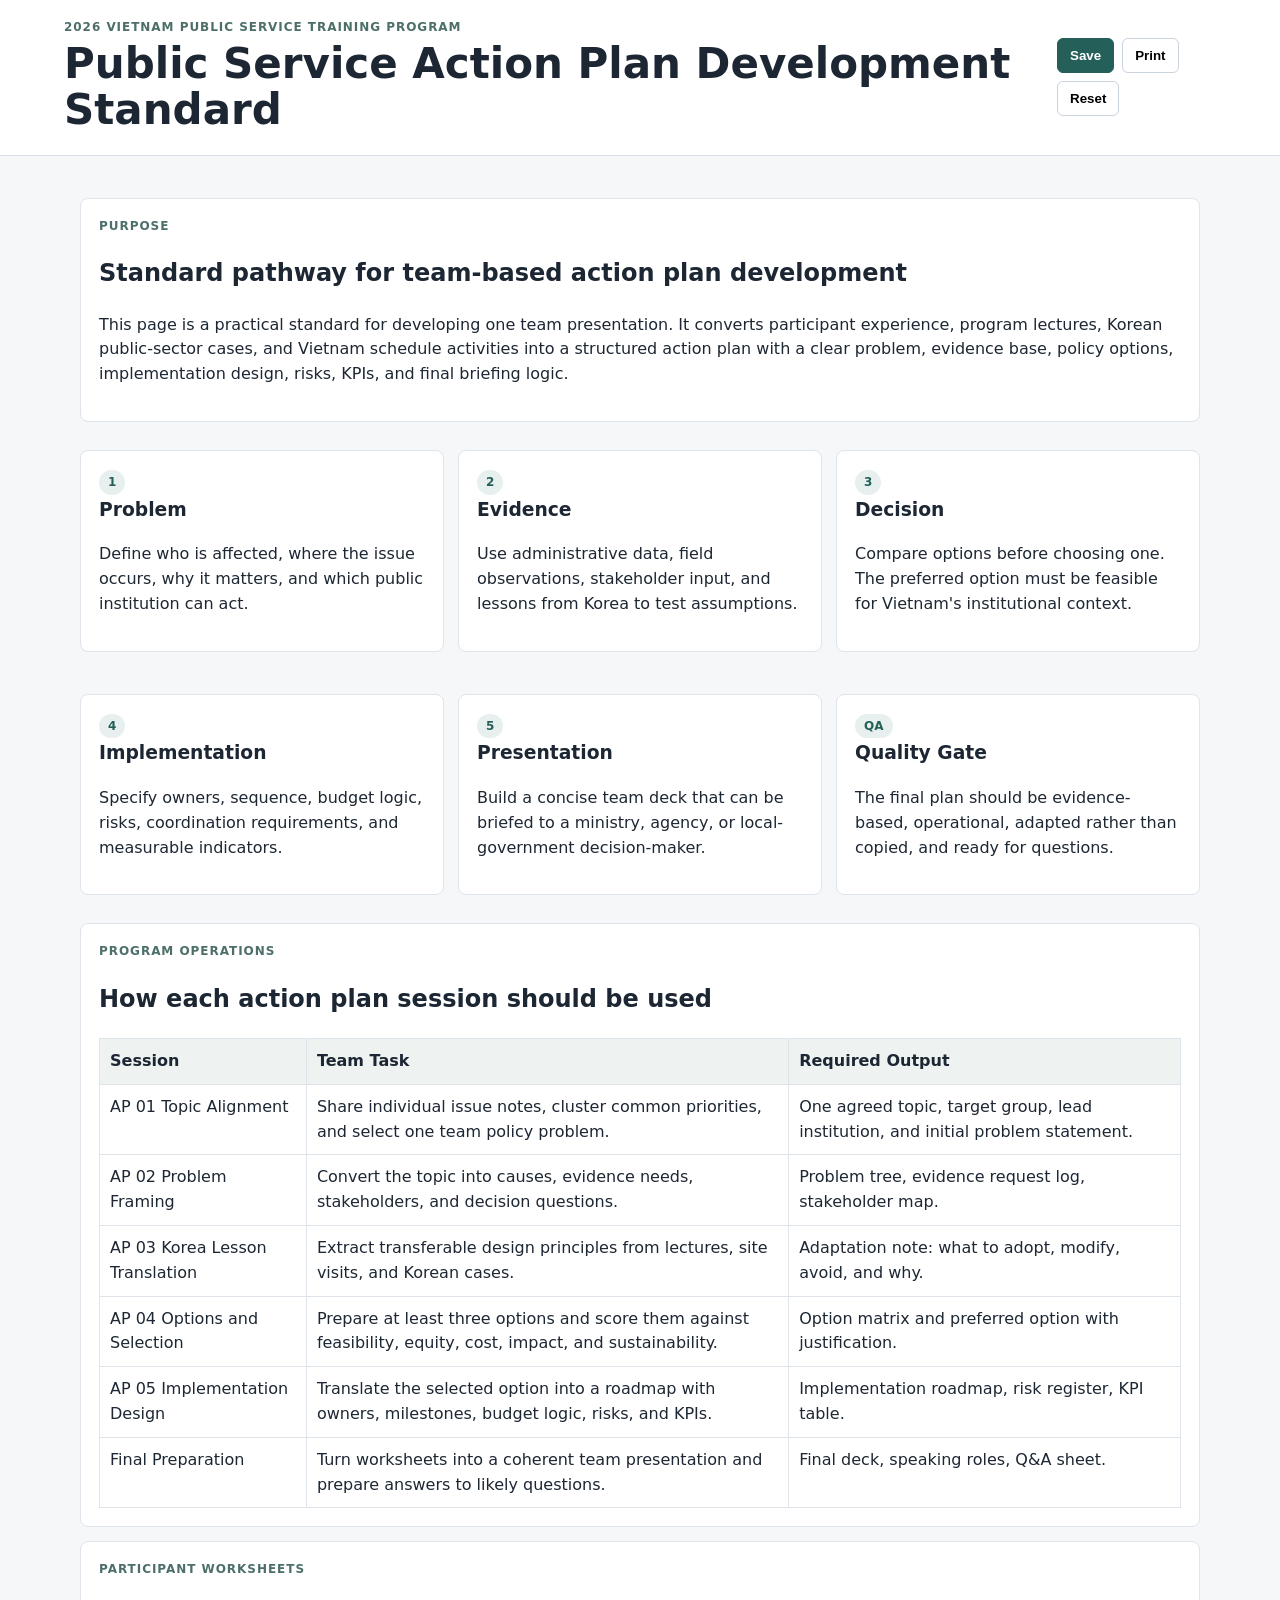
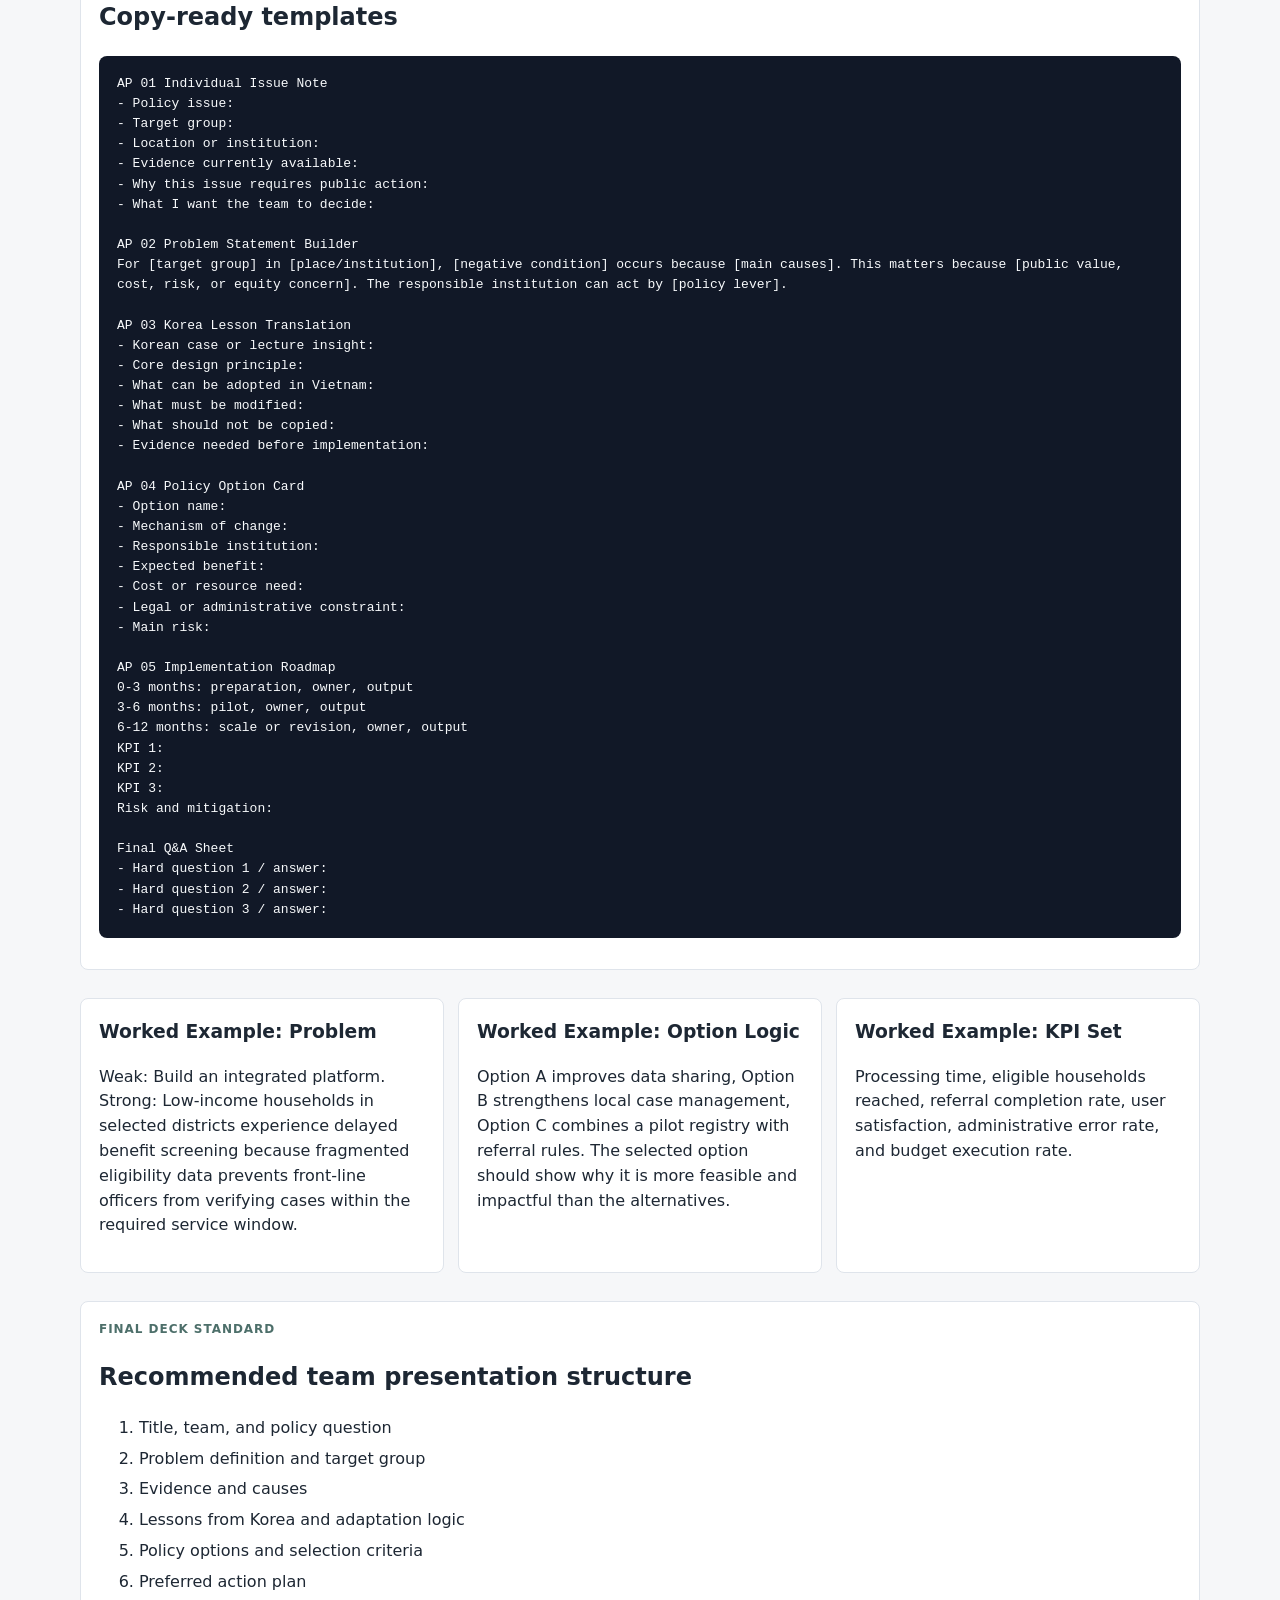
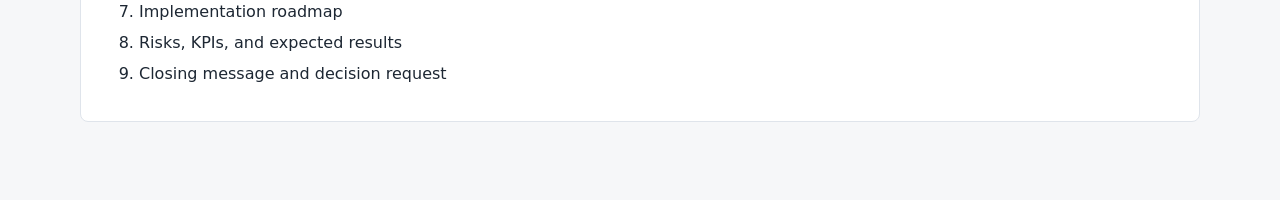
<file: index.html>
<!doctype html><html lang='en'><head><meta charset='utf-8'><meta name='viewport' content='width=device-width,initial-scale=1'><title>2026 Vietnam Public Service Training Program | Action Plan Development Standard</title><style>body{margin:0;font-family:Inter,system-ui,Arial,sans-serif;background:#f6f7f9;color:#1d2733;line-height:1.55}header{position:sticky;top:0;z-index:2;background:#fff;border-bottom:1px solid #d9dee6;padding:18px 5vw;display:flex;gap:16px;justify-content:space-between;align-items:center}h1{font-size:clamp(24px,4vw,42px);line-height:1.1;margin:4px 0}.eyebrow{margin:0;color:#4d6f6a;font-weight:800;text-transform:uppercase;font-size:12px;letter-spacing:.08em}.actions{display:flex;gap:8px;flex-wrap:wrap}button{border:1px solid #cbd3dd;background:#fff;border-radius:6px;padding:9px 12px;font-weight:700}.primary{background:#245f5a;color:#fff;border-color:#245f5a}main{max-width:1120px;margin:auto;padding:28px 5vw 64px}.grid{display:grid;grid-template-columns:repeat(3,1fr);gap:14px}.card,.band{background:#fff;border:1px solid #dfe4eb;border-radius:8px;padding:18px;margin:14px 0}.card h3{margin-top:0}.tag{display:inline-block;background:#e7f0ee;color:#245f5a;border-radius:999px;padding:3px 9px;font-weight:800;font-size:12px}pre{white-space:pre-wrap;background:#111827;color:#f8fafc;border-radius:8px;padding:18px;overflow:auto}table{width:100%;border-collapse:collapse;background:#fff}th,td{border:1px solid #dfe4eb;padding:10px;text-align:left;vertical-align:top}th{background:#eef3f2}li+li{margin-top:6px}@media(max-width:820px){header{position:static;display:block}.grid{grid-template-columns:1fr}.actions{margin-top:12px}table{font-size:14px}}</style></head><body><header><div><p class='eyebrow'>2026 Vietnam Public Service Training Program</p><h1>Public Service Action Plan Development Standard</h1></div><div class='actions'><button id='save' class='primary'>Save</button><button onclick='print()'>Print</button><button id='reset'>Reset</button></div></header><main id='page' contenteditable='true'><section class='band'><p class='eyebrow'>Purpose</p><h2>Standard pathway for team-based action plan development</h2><p>This page is a practical standard for developing one team presentation. It converts participant experience, program lectures, Korean public-sector cases, and Vietnam schedule activities into a structured action plan with a clear problem, evidence base, policy options, implementation design, risks, KPIs, and final briefing logic.</p></section><section class='grid'><article class='card'><span class='tag'>1</span><h3>Problem</h3><p>Define who is affected, where the issue occurs, why it matters, and which public institution can act.</p></article><article class='card'><span class='tag'>2</span><h3>Evidence</h3><p>Use administrative data, field observations, stakeholder input, and lessons from Korea to test assumptions.</p></article><article class='card'><span class='tag'>3</span><h3>Decision</h3><p>Compare options before choosing one. The preferred option must be feasible for Vietnam's institutional context.</p></article><article class='card'><span class='tag'>4</span><h3>Implementation</h3><p>Specify owners, sequence, budget logic, risks, coordination requirements, and measurable indicators.</p></article><article class='card'><span class='tag'>5</span><h3>Presentation</h3><p>Build a concise team deck that can be briefed to a ministry, agency, or local-government decision-maker.</p></article><article class='card'><span class='tag'>QA</span><h3>Quality Gate</h3><p>The final plan should be evidence-based, operational, adapted rather than copied, and ready for questions.</p></article></section><section class='band'><p class='eyebrow'>Program Operations</p><h2>How each action plan session should be used</h2><table><tr><th>Session</th><th>Team Task</th><th>Required Output</th></tr><tr><td>AP 01 Topic Alignment</td><td>Share individual issue notes, cluster common priorities, and select one team policy problem.</td><td>One agreed topic, target group, lead institution, and initial problem statement.</td></tr><tr><td>AP 02 Problem Framing</td><td>Convert the topic into causes, evidence needs, stakeholders, and decision questions.</td><td>Problem tree, evidence request log, stakeholder map.</td></tr><tr><td>AP 03 Korea Lesson Translation</td><td>Extract transferable design principles from lectures, site visits, and Korean cases.</td><td>Adaptation note: what to adopt, modify, avoid, and why.</td></tr><tr><td>AP 04 Options and Selection</td><td>Prepare at least three options and score them against feasibility, equity, cost, impact, and sustainability.</td><td>Option matrix and preferred option with justification.</td></tr><tr><td>AP 05 Implementation Design</td><td>Translate the selected option into a roadmap with owners, milestones, budget logic, risks, and KPIs.</td><td>Implementation roadmap, risk register, KPI table.</td></tr><tr><td>Final Preparation</td><td>Turn worksheets into a coherent team presentation and prepare answers to likely questions.</td><td>Final deck, speaking roles, Q&A sheet.</td></tr></table></section><section class='band'><p class='eyebrow'>Participant Worksheets</p><h2>Copy-ready templates</h2><pre>AP 01 Individual Issue Note
- Policy issue:
- Target group:
- Location or institution:
- Evidence currently available:
- Why this issue requires public action:
- What I want the team to decide:

AP 02 Problem Statement Builder
For [target group] in [place/institution], [negative condition] occurs because [main causes]. This matters because [public value, cost, risk, or equity concern]. The responsible institution can act by [policy lever].

AP 03 Korea Lesson Translation
- Korean case or lecture insight:
- Core design principle:
- What can be adopted in Vietnam:
- What must be modified:
- What should not be copied:
- Evidence needed before implementation:

AP 04 Policy Option Card
- Option name:
- Mechanism of change:
- Responsible institution:
- Expected benefit:
- Cost or resource need:
- Legal or administrative constraint:
- Main risk:

AP 05 Implementation Roadmap
0-3 months: preparation, owner, output
3-6 months: pilot, owner, output
6-12 months: scale or revision, owner, output
KPI 1:
KPI 2:
KPI 3:
Risk and mitigation:

Final Q&A Sheet
- Hard question 1 / answer:
- Hard question 2 / answer:
- Hard question 3 / answer:</pre></section><section class='grid'><article class='card'><h3>Worked Example: Problem</h3><p>Weak: Build an integrated platform. Strong: Low-income households in selected districts experience delayed benefit screening because fragmented eligibility data prevents front-line officers from verifying cases within the required service window.</p></article><article class='card'><h3>Worked Example: Option Logic</h3><p>Option A improves data sharing, Option B strengthens local case management, Option C combines a pilot registry with referral rules. The selected option should show why it is more feasible and impactful than the alternatives.</p></article><article class='card'><h3>Worked Example: KPI Set</h3><p>Processing time, eligible households reached, referral completion rate, user satisfaction, administrative error rate, and budget execution rate.</p></article></section><section class='band'><p class='eyebrow'>Final Deck Standard</p><h2>Recommended team presentation structure</h2><ol><li>Title, team, and policy question</li><li>Problem definition and target group</li><li>Evidence and causes</li><li>Lessons from Korea and adaptation logic</li><li>Policy options and selection criteria</li><li>Preferred action plan</li><li>Implementation roadmap</li><li>Risks, KPIs, and expected results</li><li>Closing message and decision request</li></ol></section></main><script>const p=document.getElementById('page'),k='vietnam-action-plan-concise-v1';if(localStorage[k])p.innerHTML=localStorage[k];function s(){localStorage[k]=p.innerHTML}p.addEventListener('input',s);document.getElementById('save').onclick=()=>{s();alert('Saved in this browser.')};document.getElementById('reset').onclick=()=>{if(confirm('Reset local edits?')){localStorage.removeItem(k);location.reload()}}</script></body></html>
</file>
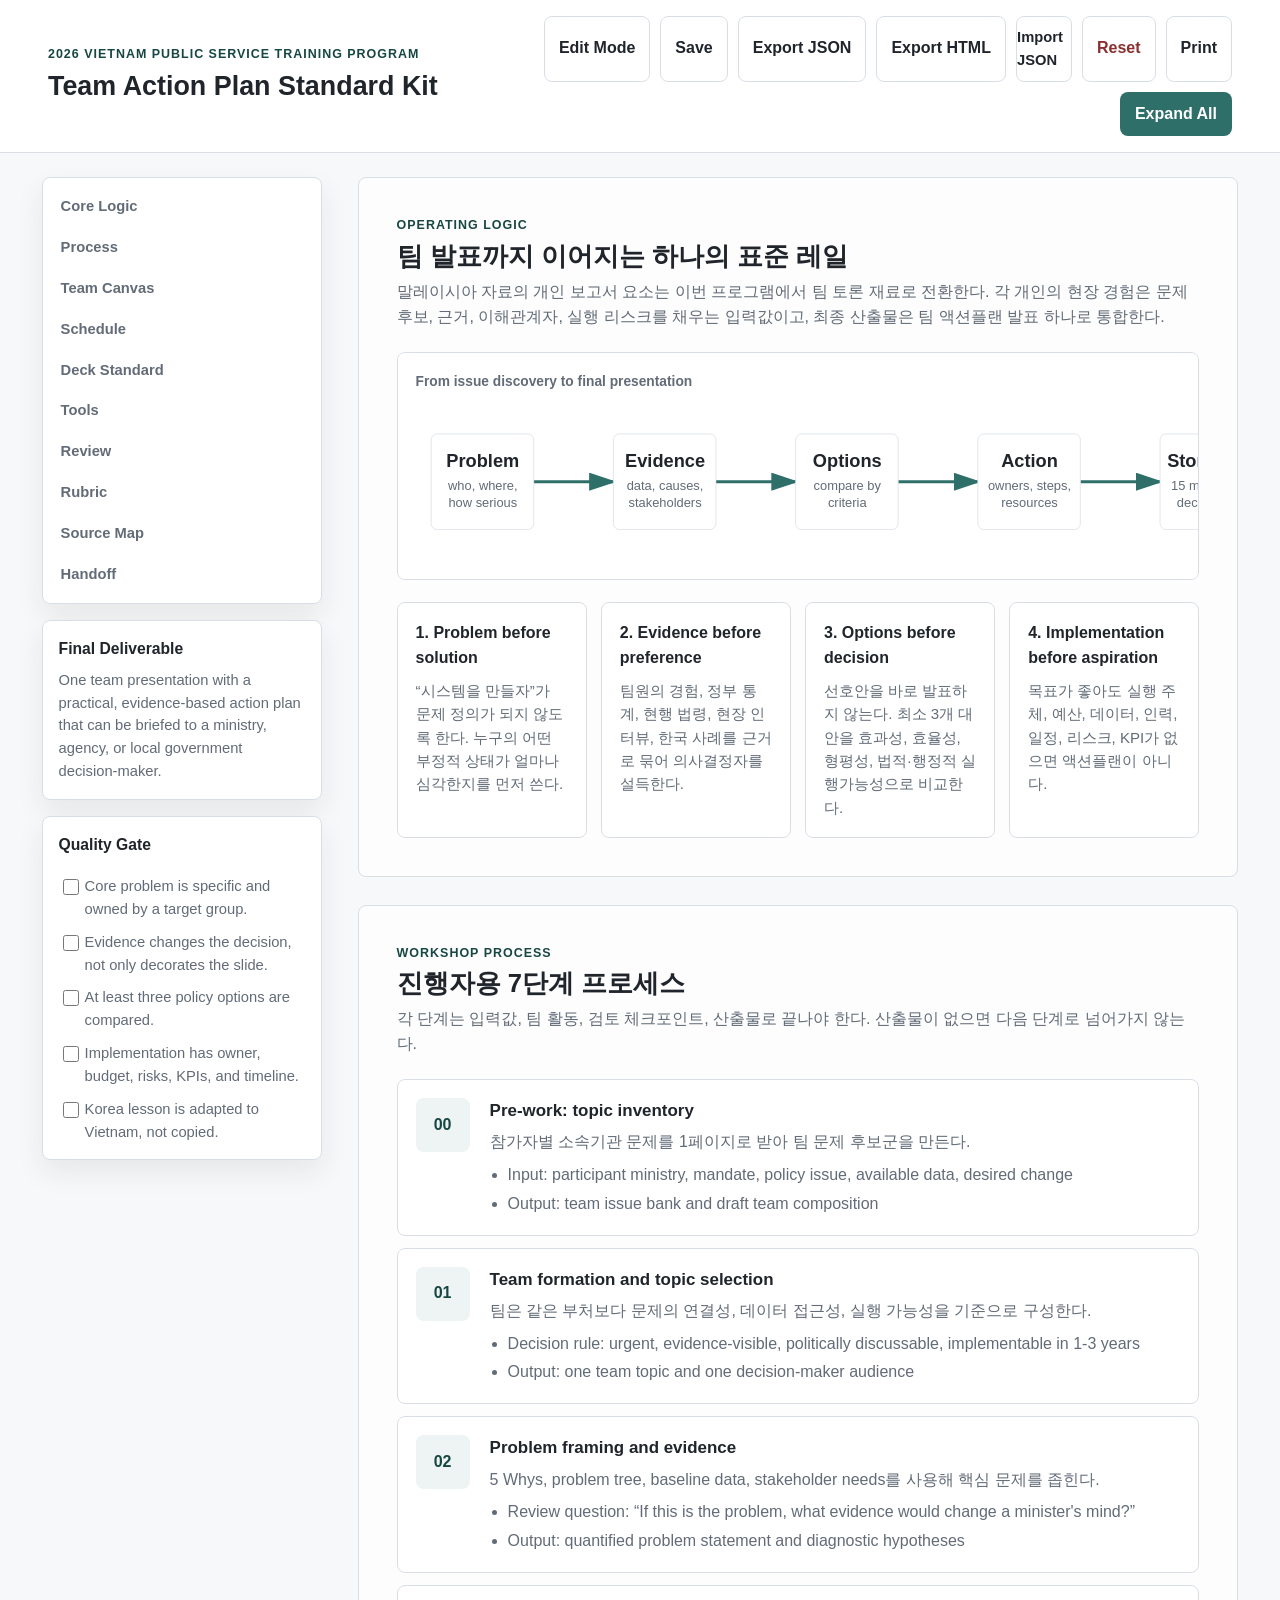
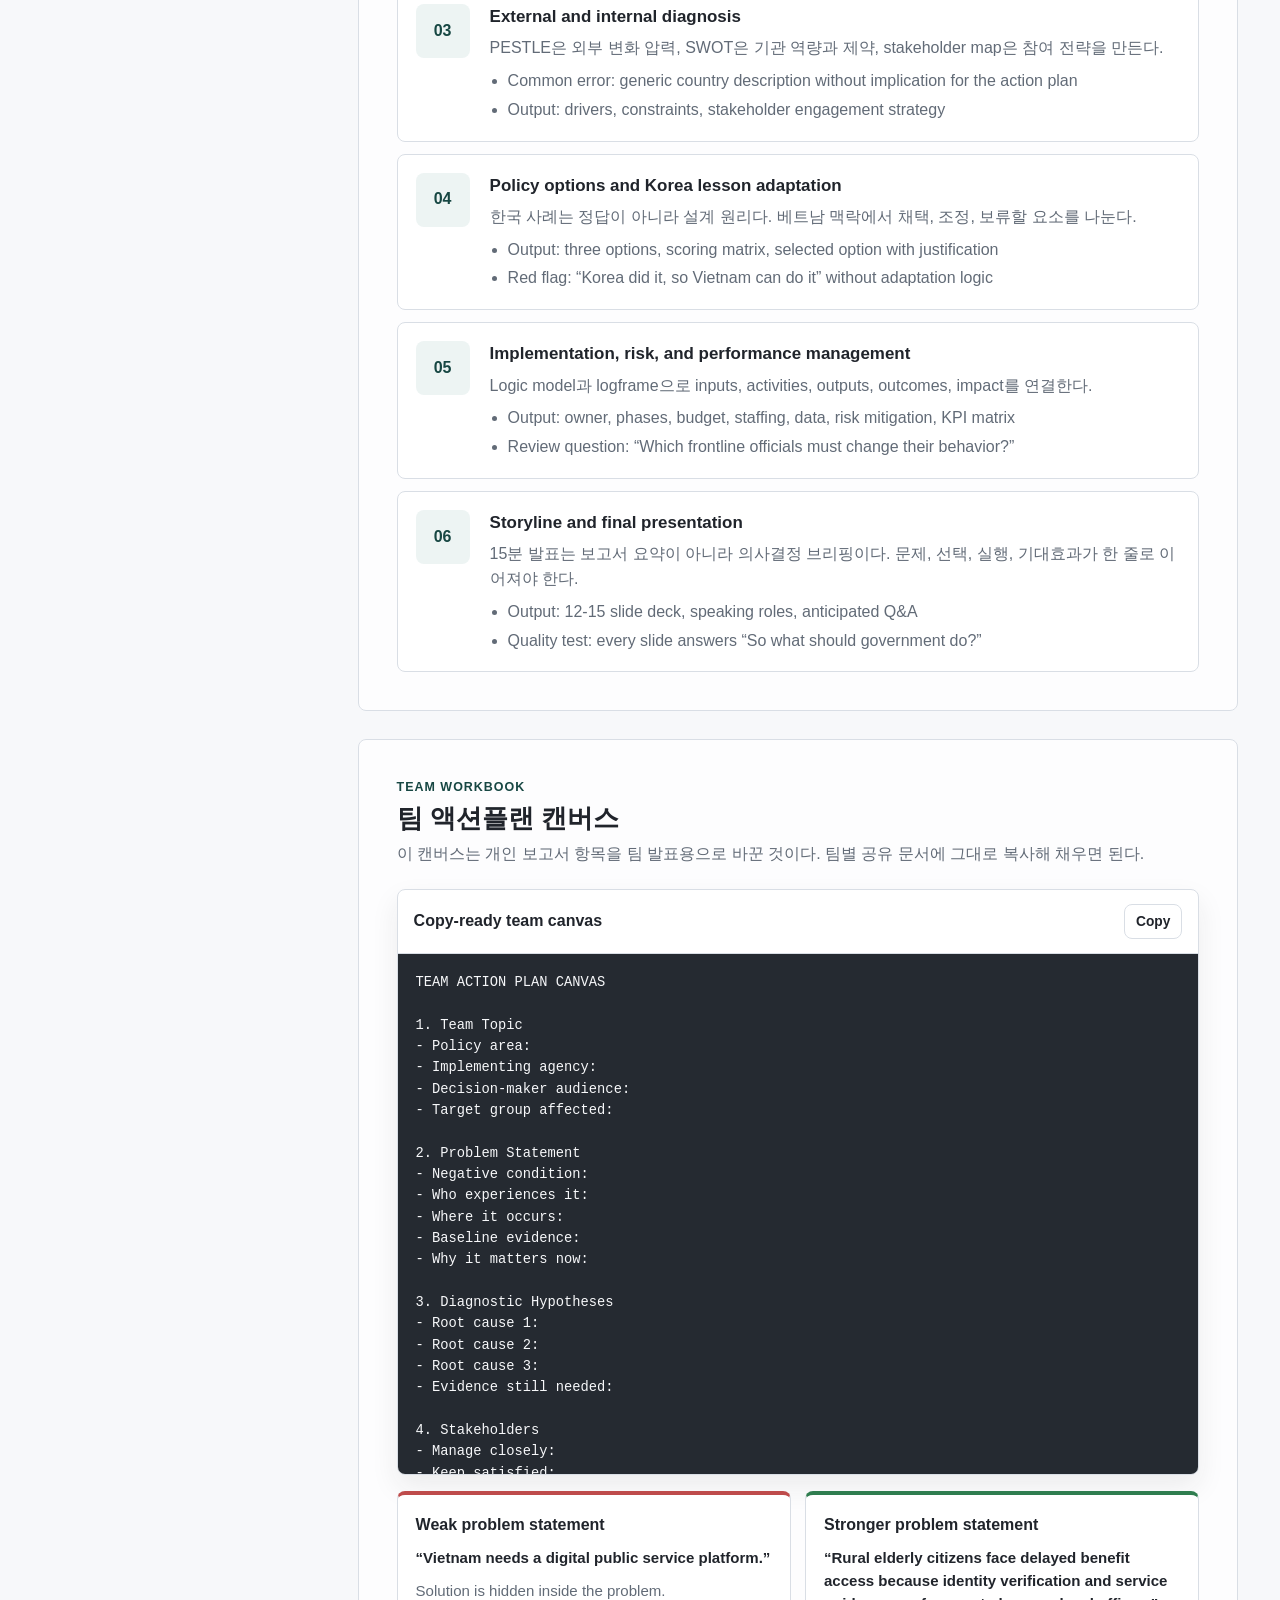
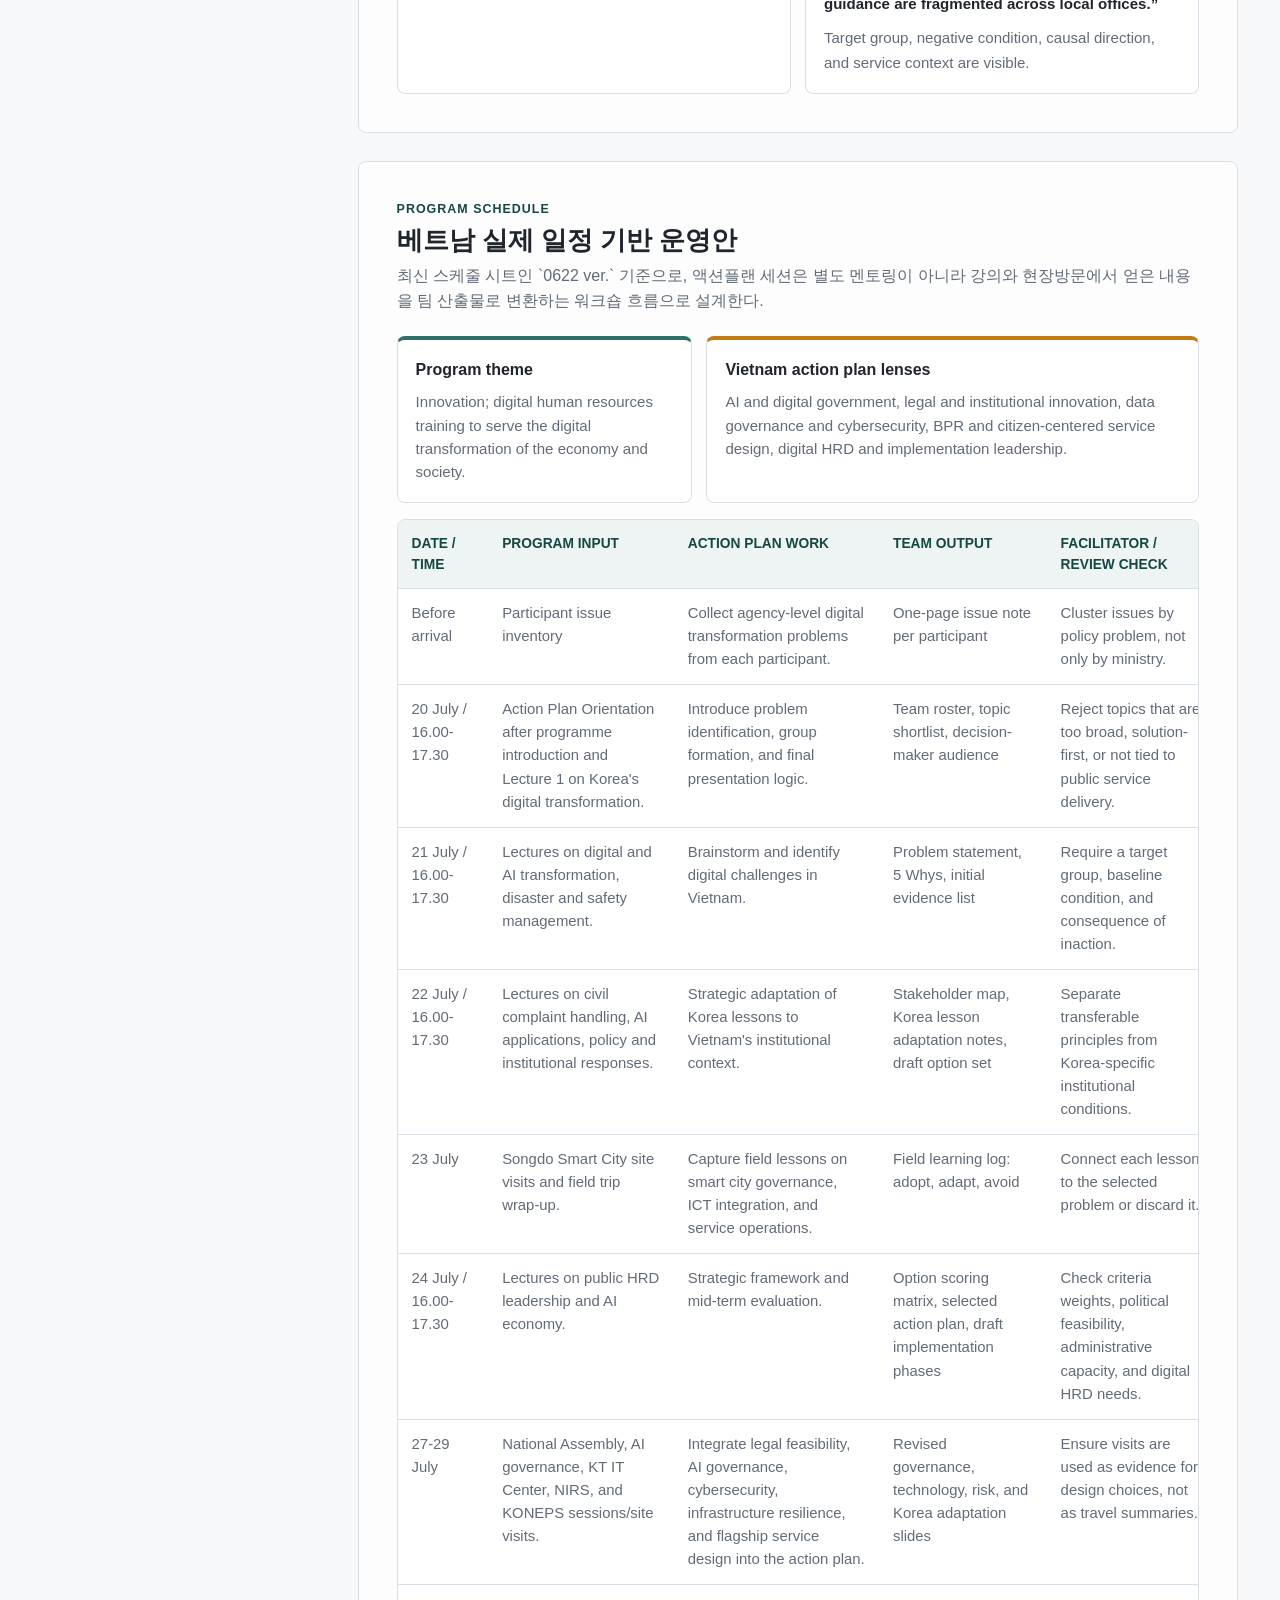
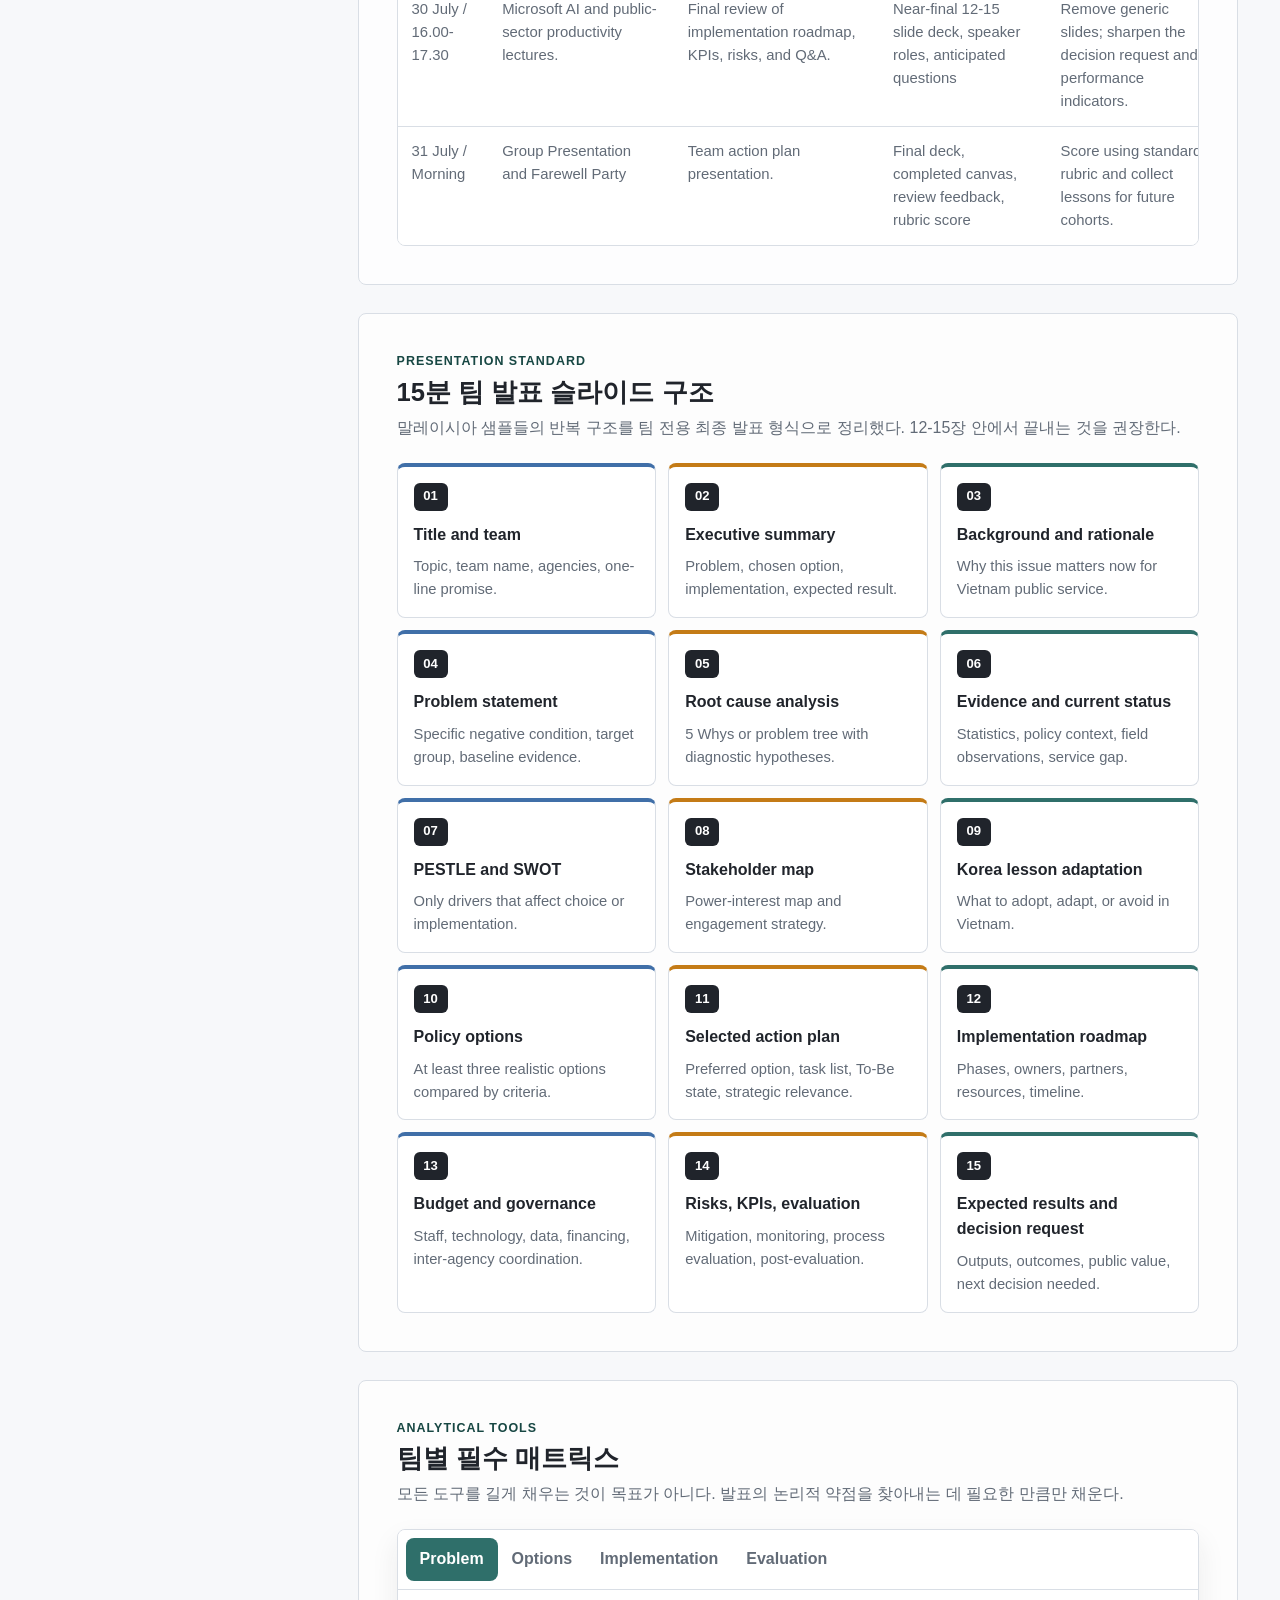
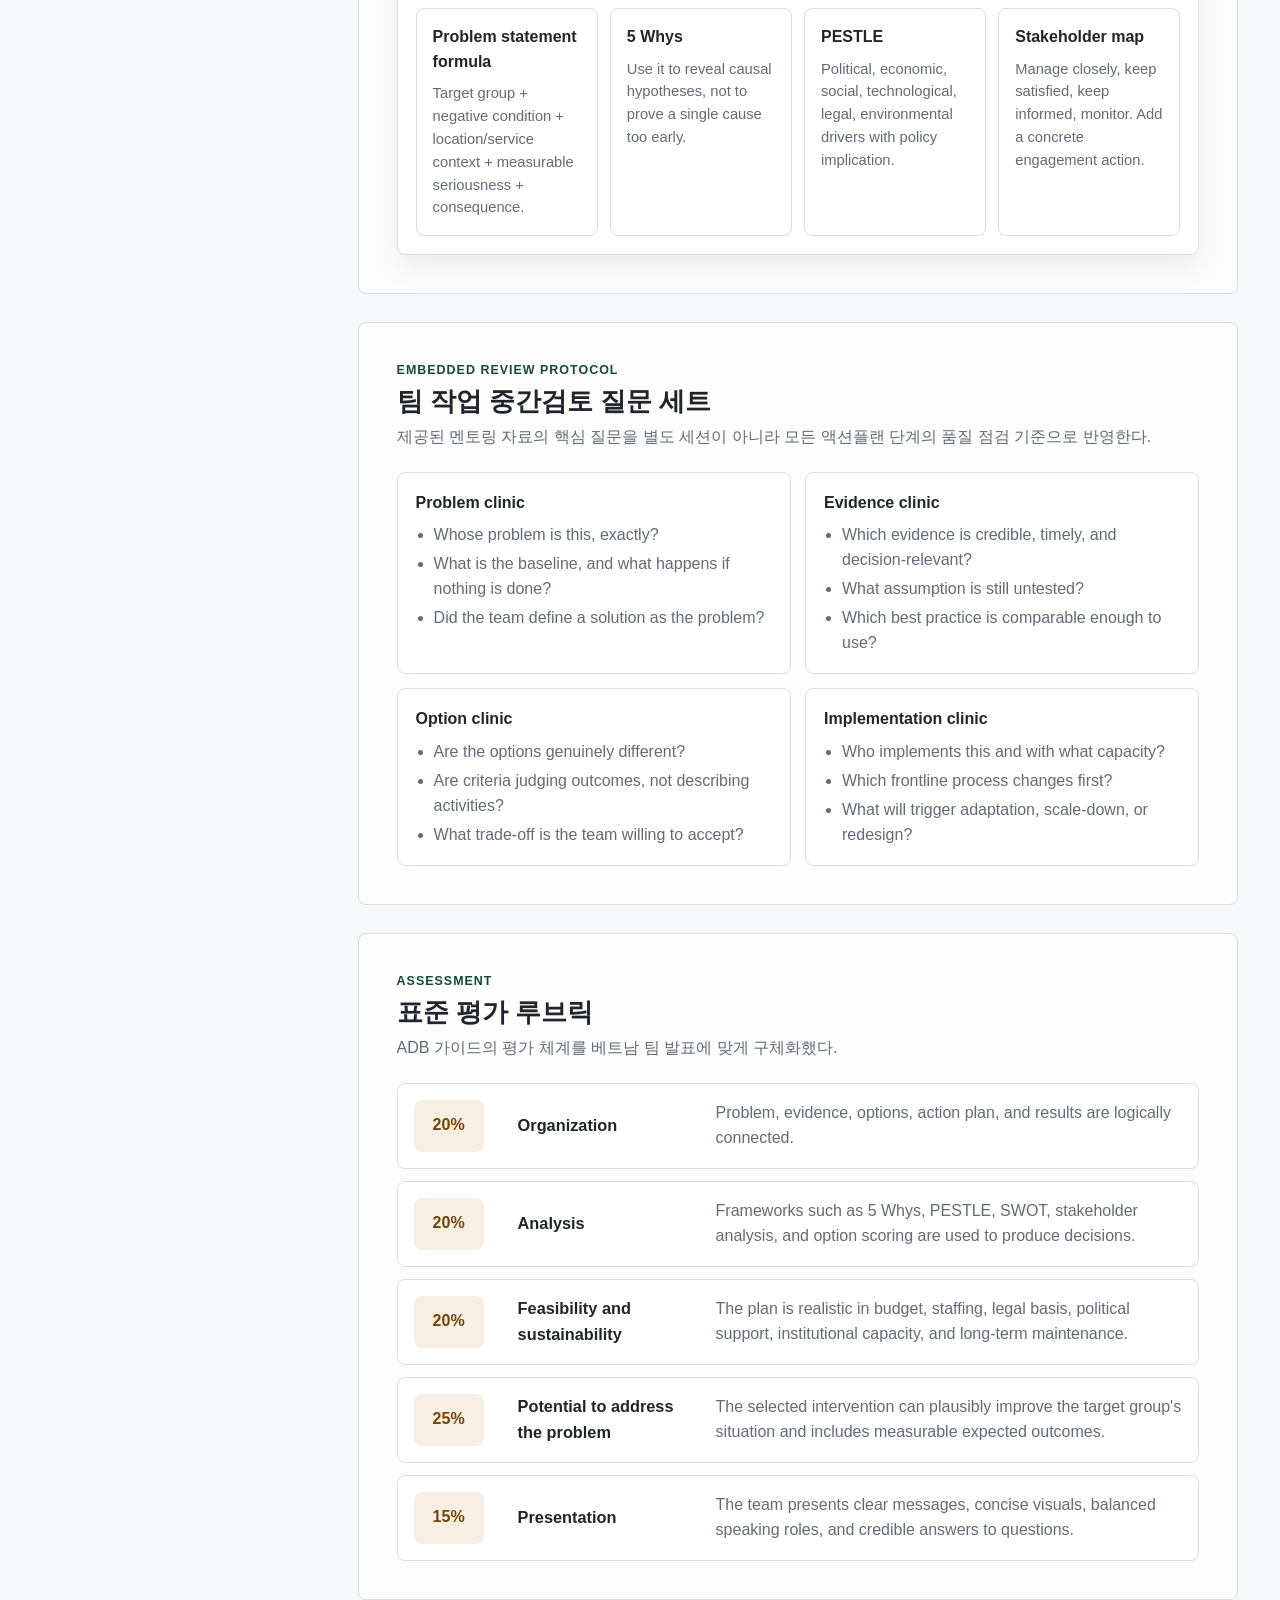
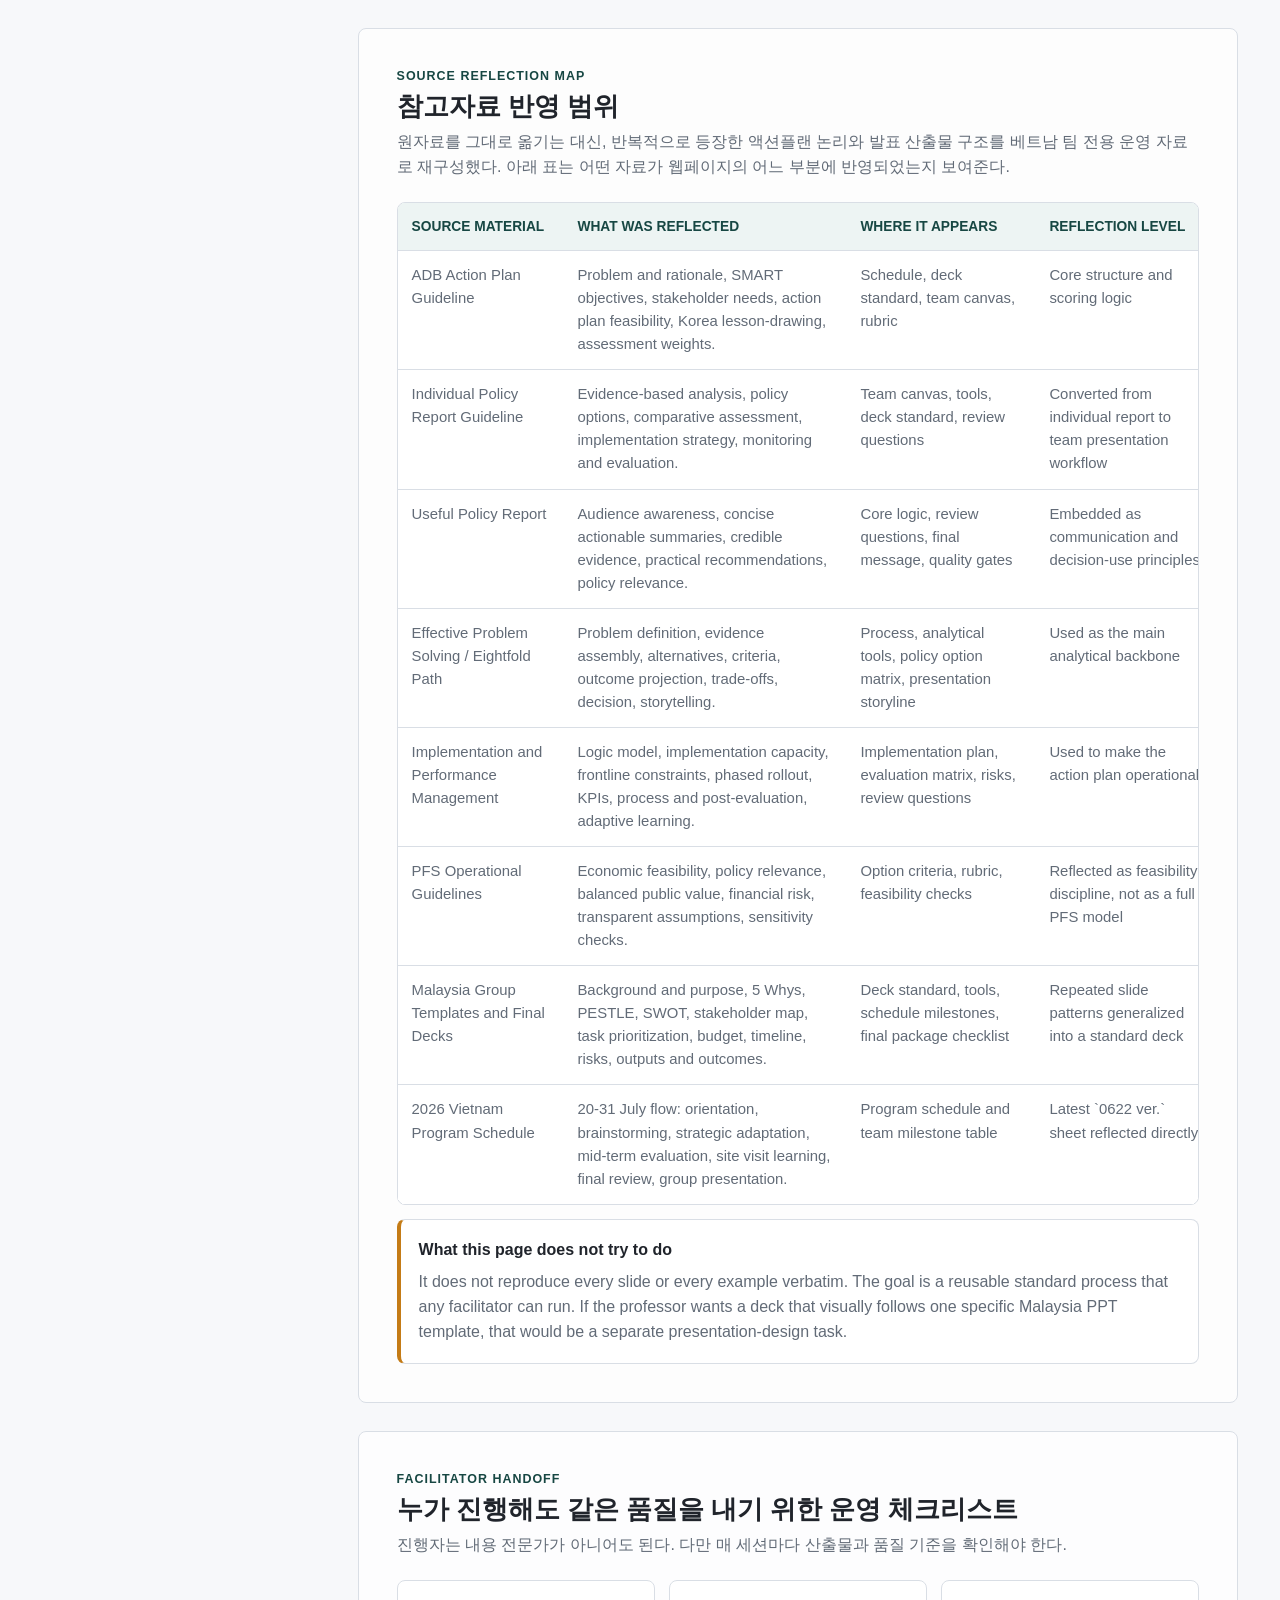
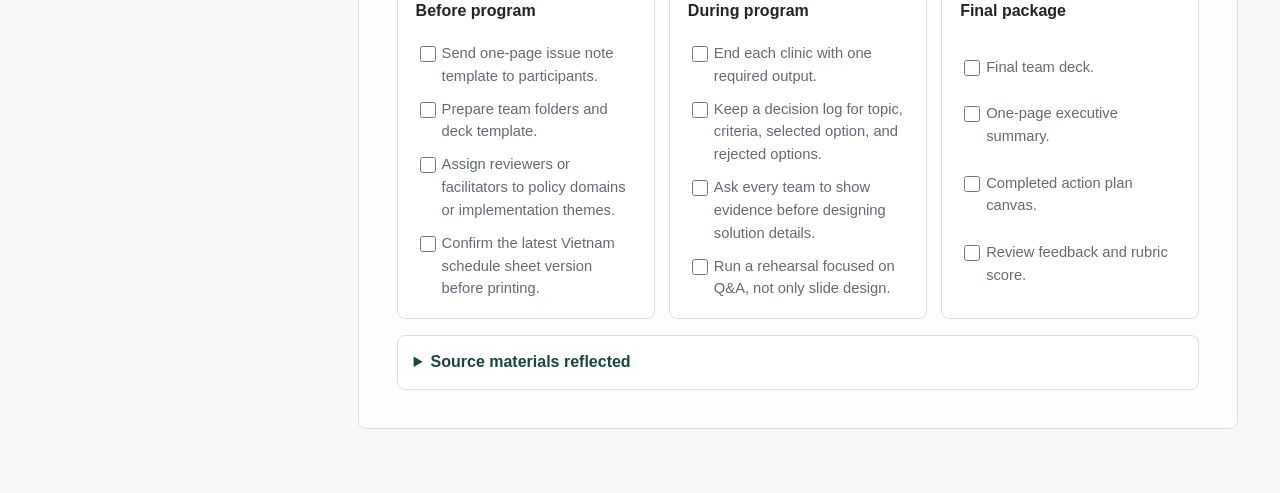
<file: 2026-vietnam-action-plan.html>
<!doctype html>
<html lang="ko">
  <head>
    <meta charset="utf-8" />
    <meta name="viewport" content="width=device-width, initial-scale=1" />
    <title>2026 Vietnam Public Service Training Program | Team Action Plan Standard</title>
    <style>
:root {
  color-scheme: light;
  --ink: #20242b;
  --muted: #626b77;
  --line: #d9dee5;
  --panel: #ffffff;
  --paper: #f7f8fa;
  --teal: #2f6f6a;
  --teal-dark: #174743;
  --coral: #be4b4b;
  --amber: #c47b16;
  --green: #2f7d4f;
  --blue: #406fa8;
  --shadow: 0 12px 28px rgba(32, 36, 43, 0.08);
}

* {
  box-sizing: border-box;
}

html {
  scroll-behavior: smooth;
}

body {
  margin: 0;
  background: var(--paper);
  color: var(--ink);
  font-family:
    "Segoe UI",
    "Apple SD Gothic Neo",
    "Malgun Gothic",
    Arial,
    sans-serif;
  line-height: 1.55;
  overflow-x: hidden;
}

button,
input {
  font: inherit;
}

button {
  cursor: pointer;
}

a {
  color: inherit;
}

.topbar {
  position: sticky;
  top: 0;
  z-index: 20;
  display: flex;
  align-items: center;
  justify-content: space-between;
  gap: 24px;
  min-height: 88px;
  padding: 16px clamp(18px, 4vw, 48px);
  background: rgba(255, 255, 255, 0.94);
  border-bottom: 1px solid var(--line);
  backdrop-filter: blur(12px);
}

.topbar h1 {
  margin: 2px 0 0;
  font-size: clamp(1.3rem, 2.1vw, 2rem);
  font-weight: 760;
  letter-spacing: 0;
}

.eyebrow {
  margin: 0;
  color: var(--teal-dark);
  font-size: 0.78rem;
  font-weight: 760;
  letter-spacing: 0.08em;
  text-transform: uppercase;
}

.top-actions {
  display: flex;
  flex-wrap: wrap;
  gap: 10px;
  justify-content: flex-end;
  max-width: 760px;
}

.primary-button,
.ghost-button {
  min-height: 40px;
  border-radius: 8px;
  border: 1px solid transparent;
  padding: 9px 14px;
  font-weight: 700;
}

.primary-button {
  background: var(--teal);
  color: #fff;
}

.ghost-button {
  background: #fff;
  color: var(--ink);
  border-color: var(--line);
}

.ghost-button.is-active {
  background: #edf4f3;
  color: var(--teal-dark);
  border-color: var(--teal);
}

.danger-button {
  color: #8b2f2f;
}

.file-button {
  display: inline-grid;
  place-items: center;
  min-height: 40px;
}

.file-button input {
  position: absolute;
  inline-size: 1px;
  block-size: 1px;
  opacity: 0;
  pointer-events: none;
}

.ghost-button.small {
  min-height: 34px;
  padding: 6px 11px;
  font-size: 0.86rem;
}

.app-shell {
  display: grid;
  grid-template-columns: minmax(230px, 280px) minmax(0, 1fr);
  gap: clamp(18px, 3vw, 36px);
  width: min(1520px, calc(100% - 32px));
  max-width: 1520px;
  margin: 0 auto;
  padding: 24px clamp(8px, 2vw, 32px) 64px;
}

.sidebar {
  position: sticky;
  top: 112px;
  align-self: start;
  display: grid;
  gap: 16px;
}

.nav-list,
.side-card,
.copy-panel,
.tabs,
.source-note {
  background: var(--panel);
  border: 1px solid var(--line);
  border-radius: 8px;
  box-shadow: var(--shadow);
}

.nav-list {
  display: grid;
  padding: 8px;
}

.nav-list a {
  padding: 9px 10px;
  border-radius: 7px;
  color: var(--muted);
  font-size: 0.92rem;
  font-weight: 700;
  text-decoration: none;
}

.nav-list a:hover,
.nav-list a:focus {
  background: #edf4f3;
  color: var(--teal-dark);
  outline: none;
}

.side-card {
  padding: 16px;
}

.side-card h2 {
  margin: 0 0 8px;
  font-size: 0.98rem;
}

.side-card p {
  margin: 0;
  color: var(--muted);
  font-size: 0.92rem;
}

.checklist,
.handoff-card {
  display: grid;
  gap: 10px;
}

label {
  display: grid;
  grid-template-columns: 18px minmax(0, 1fr);
  gap: 8px;
  align-items: start;
  color: var(--muted);
  font-size: 0.92rem;
}

input[type="checkbox"] {
  width: 16px;
  height: 16px;
  margin-top: 4px;
  accent-color: var(--teal);
}

main {
  min-width: 0;
  display: grid;
  gap: 28px;
}

main > *,
.app-shell > *,
.principle-grid > *,
.question-grid > *,
.handoff-grid > *,
.comparison-grid > *,
.tool-grid > *,
.deck-grid > * {
  min-width: 0;
}

.section-band {
  scroll-margin-top: 112px;
  min-width: 0;
  padding: clamp(22px, 4vw, 38px);
  background: rgba(255, 255, 255, 0.72);
  border: 1px solid var(--line);
  border-radius: 8px;
}

.section-heading {
  max-width: 900px;
  margin-bottom: 22px;
}

.section-heading h2 {
  margin: 5px 0 8px;
  font-size: clamp(1.35rem, 2vw, 2rem);
  line-height: 1.22;
  letter-spacing: 0;
}

.section-heading p:not(.eyebrow) {
  margin: 0;
  color: var(--muted);
}

.logic-figure {
  margin: 0 0 22px;
  padding: 18px;
  overflow-x: auto;
  background: #fff;
  border: 1px solid var(--line);
  border-radius: 8px;
}

.logic-figure figcaption {
  margin-bottom: 10px;
  color: var(--muted);
  font-size: 0.86rem;
  font-weight: 700;
}

.logic-figure svg {
  min-width: 820px;
  width: 100%;
  height: auto;
  display: block;
}

.svg-title {
  fill: var(--ink);
  font: 700 24px "Segoe UI", Arial, sans-serif;
}

.svg-note {
  fill: var(--muted);
  font: 17px "Segoe UI", Arial, sans-serif;
}

.principle-grid,
.question-grid,
.handoff-grid {
  display: grid;
  grid-template-columns: repeat(4, minmax(0, 1fr));
  gap: 14px;
}

.principle-card,
.question-grid article,
.handoff-card,
.rubric-list article,
.deck-grid article,
.tool-grid article,
.do-card,
.stage-card {
  background: #fff;
  border: 1px solid var(--line);
  border-radius: 8px;
}

.principle-card,
.question-grid article,
.handoff-card,
.do-card {
  padding: 18px;
}

.principle-card h3,
.question-grid h3,
.handoff-card h3,
.do-card h3 {
  margin: 0 0 8px;
  font-size: 1rem;
}

.principle-card p,
.do-card p,
.do-card span {
  margin: 0;
  color: var(--muted);
  font-size: 0.94rem;
}

.do-card {
  border-top: 4px solid var(--coral);
}

.do-card.strong {
  border-top-color: var(--green);
}

.do-card p {
  margin-bottom: 10px;
  color: var(--ink);
  font-weight: 700;
}

.stage-list {
  display: grid;
  gap: 12px;
}

.schedule-brief {
  display: grid;
  grid-template-columns: minmax(240px, 0.75fr) minmax(0, 1.25fr);
  gap: 14px;
  margin-bottom: 16px;
}

.schedule-brief article {
  padding: 18px;
  background: #fff;
  border: 1px solid var(--line);
  border-radius: 8px;
  border-top: 4px solid var(--teal);
}

.schedule-brief article + article {
  border-top-color: var(--amber);
}

.schedule-brief h3 {
  margin: 0 0 8px;
  font-size: 1rem;
}

.schedule-brief p {
  margin: 0;
  color: var(--muted);
  font-size: 0.94rem;
}

.stage-card {
  display: grid;
  grid-template-columns: 58px minmax(0, 1fr);
  gap: 16px;
  padding: 18px;
}

.stage-index {
  display: grid;
  place-items: center;
  width: 54px;
  height: 54px;
  background: #edf4f3;
  color: var(--teal-dark);
  border-radius: 8px;
  font-size: 1rem;
  font-weight: 800;
}

.stage-card h3 {
  margin: 0 0 6px;
  font-size: 1.06rem;
}

.stage-card p {
  margin: 0 0 8px;
  color: var(--muted);
}

.stage-card ul,
.question-grid ul {
  margin: 0;
  padding-left: 18px;
  color: var(--muted);
}

.stage-card li + li,
.question-grid li + li {
  margin-top: 4px;
}

.copy-panel {
  margin-bottom: 16px;
  overflow: hidden;
}

.copy-panel-header {
  display: flex;
  justify-content: space-between;
  gap: 12px;
  align-items: center;
  padding: 14px 16px;
  border-bottom: 1px solid var(--line);
}

.copy-panel-header h3 {
  margin: 0;
  font-size: 1rem;
}

pre {
  margin: 0;
  max-height: 520px;
  overflow: auto;
  padding: 18px;
  background: #252a31;
  color: #f7f8fa;
  font-size: 0.86rem;
  line-height: 1.55;
}

.comparison-grid {
  display: grid;
  grid-template-columns: repeat(2, minmax(0, 1fr));
  gap: 14px;
}

.table-wrap {
  overflow-x: auto;
  background: #fff;
  border: 1px solid var(--line);
  border-radius: 8px;
}

table {
  width: 100%;
  min-width: 820px;
  border-collapse: collapse;
}

th,
td {
  padding: 13px 14px;
  text-align: left;
  vertical-align: top;
  border-bottom: 1px solid var(--line);
}

th {
  background: #edf4f3;
  color: var(--teal-dark);
  font-size: 0.86rem;
  text-transform: uppercase;
}

td {
  color: var(--muted);
  font-size: 0.93rem;
}

tbody tr:last-child td {
  border-bottom: 0;
}

.compact td {
  height: 58px;
}

.deck-grid {
  display: grid;
  grid-template-columns: repeat(3, minmax(0, 1fr));
  gap: 12px;
}

.deck-grid article {
  min-height: 150px;
  padding: 16px;
  border-top: 4px solid var(--blue);
}

.deck-grid article:nth-child(3n + 2) {
  border-top-color: var(--amber);
}

.deck-grid article:nth-child(3n) {
  border-top-color: var(--teal);
}

.deck-grid span {
  display: inline-grid;
  place-items: center;
  width: 34px;
  height: 28px;
  margin-bottom: 12px;
  color: #fff;
  background: var(--ink);
  border-radius: 6px;
  font-size: 0.82rem;
  font-weight: 800;
}

.deck-grid h3 {
  margin: 0 0 8px;
  font-size: 1rem;
}

.deck-grid p {
  margin: 0;
  color: var(--muted);
  font-size: 0.92rem;
}

.tabs {
  overflow: hidden;
}

.tab-list {
  display: flex;
  gap: 0;
  overflow-x: auto;
  padding: 8px;
  border-bottom: 1px solid var(--line);
  background: #fff;
}

.tab-list button {
  flex: 0 0 auto;
  min-height: 40px;
  padding: 8px 13px;
  border: 1px solid transparent;
  border-radius: 8px;
  background: transparent;
  color: var(--muted);
  font-weight: 760;
}

.tab-list button[aria-selected="true"] {
  background: var(--teal);
  color: #fff;
}

.tab-panel {
  display: none;
  padding: 18px;
}

.tab-panel.is-active {
  display: block;
}

.tool-grid {
  display: grid;
  grid-template-columns: repeat(4, minmax(0, 1fr));
  gap: 12px;
}

.tool-grid article {
  padding: 16px;
}

.tool-grid h3 {
  margin: 0 0 8px;
  font-size: 1rem;
}

.tool-grid p {
  margin: 0;
  color: var(--muted);
  font-size: 0.92rem;
}

.question-grid {
  grid-template-columns: repeat(2, minmax(0, 1fr));
}

.rubric-list {
  display: grid;
  gap: 12px;
}

.rubric-list article {
  display: grid;
  grid-template-columns: 86px minmax(0, 180px) minmax(0, 1fr);
  gap: 18px;
  align-items: center;
  padding: 16px;
}

.rubric-list h3 {
  margin: 0;
  font-size: 1.02rem;
}

.rubric-list p {
  margin: 0;
  color: var(--muted);
}

.score {
  display: grid;
  place-items: center;
  width: 70px;
  height: 52px;
  background: #f7efe3;
  color: #744406;
  border-radius: 8px;
  font-weight: 820;
}

.handoff-grid {
  grid-template-columns: repeat(3, minmax(0, 1fr));
}

.source-note {
  margin-top: 16px;
  padding: 0;
  box-shadow: none;
}

.source-note summary {
  padding: 14px 16px;
  color: var(--teal-dark);
  font-weight: 760;
  cursor: pointer;
}

.source-note p {
  margin: 0;
  padding: 0 16px 16px;
  color: var(--muted);
}

.source-caveat {
  margin-top: 14px;
  padding: 18px;
  background: #fff;
  border: 1px solid var(--line);
  border-left: 4px solid var(--amber);
  border-radius: 8px;
}

.source-caveat h3 {
  margin: 0 0 8px;
  font-size: 1rem;
}

.source-caveat p {
  margin: 0;
  color: var(--muted);
}

body.edit-mode [data-live-edit="true"] {
  outline: 1px dashed rgba(47, 111, 106, 0.42);
  outline-offset: 3px;
  border-radius: 4px;
}

body.edit-mode [data-live-edit="true"]:focus {
  outline: 2px solid var(--teal);
  background: #f7fbfa;
}

body.edit-mode .section-band {
  border-color: rgba(47, 111, 106, 0.45);
}

body.edit-mode .topbar::after {
  content: "Edit mode on - changes save in this browser";
  position: fixed;
  right: 18px;
  top: 96px;
  z-index: 60;
  padding: 8px 11px;
  background: var(--teal-dark);
  color: #fff;
  border-radius: 8px;
  font-size: 0.82rem;
  font-weight: 760;
  box-shadow: var(--shadow);
}

.toast {
  position: fixed;
  right: 18px;
  bottom: 18px;
  z-index: 50;
  max-width: min(360px, calc(100vw - 36px));
  padding: 12px 14px;
  background: var(--ink);
  color: #fff;
  border-radius: 8px;
  box-shadow: var(--shadow);
  opacity: 0;
  transform: translateY(10px);
  transition: opacity 160ms ease, transform 160ms ease;
  pointer-events: none;
}

.toast.is-visible {
  opacity: 1;
  transform: translateY(0);
}

@media (max-width: 1100px) {
  .app-shell {
    grid-template-columns: 1fr;
  }

  .sidebar {
    position: static;
    order: -1;
  }

  .nav-list {
    grid-template-columns: repeat(3, minmax(0, 1fr));
  }

  .principle-grid,
  .tool-grid {
    grid-template-columns: repeat(2, minmax(0, 1fr));
  }

  .deck-grid {
    grid-template-columns: repeat(2, minmax(0, 1fr));
  }
}

@media (max-width: 760px) {
  .topbar {
    position: static;
    align-items: flex-start;
    flex-direction: column;
  }

  .top-actions {
    width: 100%;
    justify-content: stretch;
  }

  .top-actions button {
    flex: 1 1 140px;
  }

  .app-shell {
    width: min(100%, calc(100% - 16px));
    padding-inline: 8px;
  }

  .section-band {
    padding: 18px;
  }

  .nav-list {
    grid-template-columns: repeat(2, minmax(0, 1fr));
  }

  .principle-grid,
  .question-grid,
  .handoff-grid,
  .comparison-grid,
  .schedule-brief,
  .tool-grid,
  .deck-grid {
    grid-template-columns: 1fr;
  }

  .stage-card {
    grid-template-columns: 1fr;
  }

  .rubric-list article {
    grid-template-columns: 1fr;
  }
}

@media print {
  body {
    background: #fff;
  }

  .topbar,
  .sidebar,
  .toast,
  .tab-list,
  .copy-panel-header button {
    display: none !important;
  }

  .app-shell {
    display: block;
    max-width: none;
    padding: 0;
  }

  .section-band,
  .nav-list,
  .side-card,
  .copy-panel,
  .tabs,
  .source-note {
    box-shadow: none;
  }

  .section-band {
    break-inside: avoid;
    border: 0;
    padding: 20px 0;
  }

  .tab-panel {
    display: block !important;
    padding: 0 0 14px;
  }

  a {
    text-decoration: none;
  }
}

    </style>
  </head>
  <body>
    <header class="topbar">
      <div>
        <p class="eyebrow">2026 Vietnam Public Service Training Program</p>
        <h1>Team Action Plan Standard Kit</h1>
      </div>
      <div class="top-actions">
        <button class="ghost-button" type="button" data-edit-toggle>Edit Mode</button>
        <button class="ghost-button" type="button" data-save-edits>Save</button>
        <button class="ghost-button" type="button" data-export-edits>Export JSON</button>
        <button class="ghost-button" type="button" data-export-html>Export HTML</button>
        <label class="ghost-button file-button">
          Import JSON
          <input type="file" accept="application/json" data-import-edits />
        </label>
        <button class="ghost-button danger-button" type="button" data-reset-edits>Reset</button>
        <button class="ghost-button" type="button" data-print>Print</button>
        <button class="primary-button" type="button" data-expand>Expand All</button>
      </div>
    </header>

    <div class="app-shell">
      <aside class="sidebar" aria-label="Page navigation">
        <nav class="nav-list">
          <a href="#logic">Core Logic</a>
          <a href="#process">Process</a>
          <a href="#canvas">Team Canvas</a>
          <a href="#schedule">Schedule</a>
          <a href="#deck">Deck Standard</a>
          <a href="#tools">Tools</a>
          <a href="#review">Review</a>
          <a href="#rubric">Rubric</a>
          <a href="#source-map">Source Map</a>
          <a href="#handoff">Handoff</a>
        </nav>
        <section class="side-card" aria-labelledby="deliverable-title">
          <h2 id="deliverable-title">Final Deliverable</h2>
          <p>One team presentation with a practical, evidence-based action plan that can be briefed to a ministry, agency, or local government decision-maker.</p>
        </section>
        <section class="side-card checklist" aria-labelledby="quick-check-title">
          <h2 id="quick-check-title">Quality Gate</h2>
          <label><input type="checkbox" /> Core problem is specific and owned by a target group.</label>
          <label><input type="checkbox" /> Evidence changes the decision, not only decorates the slide.</label>
          <label><input type="checkbox" /> At least three policy options are compared.</label>
          <label><input type="checkbox" /> Implementation has owner, budget, risks, KPIs, and timeline.</label>
          <label><input type="checkbox" /> Korea lesson is adapted to Vietnam, not copied.</label>
        </section>
      </aside>

      <main>
        <section id="logic" class="section-band">
          <div class="section-heading">
            <p class="eyebrow">Operating Logic</p>
            <h2>팀 발표까지 이어지는 하나의 표준 레일</h2>
            <p>
              말레이시아 자료의 개인 보고서 요소는 이번 프로그램에서 팀 토론 재료로 전환한다. 각 개인의 현장 경험은
              문제 후보, 근거, 이해관계자, 실행 리스크를 채우는 입력값이고, 최종 산출물은 팀 액션플랜 발표 하나로 통합한다.
            </p>
          </div>

          <figure class="logic-figure" aria-labelledby="logic-caption">
            <figcaption id="logic-caption">From issue discovery to final presentation</figcaption>
            <svg viewBox="0 0 1080 210" role="img" aria-label="Action plan logic flow">
              <defs>
                <marker id="arrow" markerWidth="10" markerHeight="10" refX="8" refY="3" orient="auto" markerUnits="strokeWidth">
                  <path d="M0,0 L0,6 L9,3 z" fill="#2f6f6a"></path>
                </marker>
              </defs>
              <g fill="none" stroke="#2f6f6a" stroke-width="4" marker-end="url(#arrow)">
                <path d="M155 105 H260"></path>
                <path d="M395 105 H500"></path>
                <path d="M635 105 H740"></path>
                <path d="M875 105 H980"></path>
              </g>
              <g>
                <rect x="20" y="42" width="135" height="126" rx="8" fill="#fff" stroke="#d9dee5"></rect>
                <text x="88" y="85" text-anchor="middle" class="svg-title">Problem</text>
                <text x="88" y="116" text-anchor="middle" class="svg-note">who, where,</text>
                <text x="88" y="138" text-anchor="middle" class="svg-note">how serious</text>
              </g>
              <g>
                <rect x="260" y="42" width="135" height="126" rx="8" fill="#fff" stroke="#d9dee5"></rect>
                <text x="328" y="85" text-anchor="middle" class="svg-title">Evidence</text>
                <text x="328" y="116" text-anchor="middle" class="svg-note">data, causes,</text>
                <text x="328" y="138" text-anchor="middle" class="svg-note">stakeholders</text>
              </g>
              <g>
                <rect x="500" y="42" width="135" height="126" rx="8" fill="#fff" stroke="#d9dee5"></rect>
                <text x="568" y="85" text-anchor="middle" class="svg-title">Options</text>
                <text x="568" y="116" text-anchor="middle" class="svg-note">compare by</text>
                <text x="568" y="138" text-anchor="middle" class="svg-note">criteria</text>
              </g>
              <g>
                <rect x="740" y="42" width="135" height="126" rx="8" fill="#fff" stroke="#d9dee5"></rect>
                <text x="808" y="85" text-anchor="middle" class="svg-title">Action</text>
                <text x="808" y="116" text-anchor="middle" class="svg-note">owners, steps,</text>
                <text x="808" y="138" text-anchor="middle" class="svg-note">resources</text>
              </g>
              <g>
                <rect x="980" y="42" width="80" height="126" rx="8" fill="#fff" stroke="#d9dee5"></rect>
                <text x="1020" y="85" text-anchor="middle" class="svg-title">Story</text>
                <text x="1020" y="116" text-anchor="middle" class="svg-note">15 min</text>
                <text x="1020" y="138" text-anchor="middle" class="svg-note">deck</text>
              </g>
            </svg>
          </figure>

          <div class="principle-grid">
            <article class="principle-card">
              <h3>1. Problem before solution</h3>
              <p>“시스템을 만들자”가 문제 정의가 되지 않도록 한다. 누구의 어떤 부정적 상태가 얼마나 심각한지를 먼저 쓴다.</p>
            </article>
            <article class="principle-card">
              <h3>2. Evidence before preference</h3>
              <p>팀원의 경험, 정부 통계, 현행 법령, 현장 인터뷰, 한국 사례를 근거로 묶어 의사결정자를 설득한다.</p>
            </article>
            <article class="principle-card">
              <h3>3. Options before decision</h3>
              <p>선호안을 바로 발표하지 않는다. 최소 3개 대안을 효과성, 효율성, 형평성, 법적·행정적 실행가능성으로 비교한다.</p>
            </article>
            <article class="principle-card">
              <h3>4. Implementation before aspiration</h3>
              <p>목표가 좋아도 실행 주체, 예산, 데이터, 인력, 일정, 리스크, KPI가 없으면 액션플랜이 아니다.</p>
            </article>
          </div>
        </section>

        <section id="process" class="section-band">
          <div class="section-heading">
            <p class="eyebrow">Workshop Process</p>
            <h2>진행자용 7단계 프로세스</h2>
            <p>각 단계는 입력값, 팀 활동, 검토 체크포인트, 산출물로 끝나야 한다. 산출물이 없으면 다음 단계로 넘어가지 않는다.</p>
          </div>

          <div class="stage-list">
            <article class="stage-card">
              <div class="stage-index">00</div>
              <div>
                <h3>Pre-work: topic inventory</h3>
                <p>참가자별 소속기관 문제를 1페이지로 받아 팀 문제 후보군을 만든다.</p>
                <ul>
                  <li>Input: participant ministry, mandate, policy issue, available data, desired change</li>
                  <li>Output: team issue bank and draft team composition</li>
                </ul>
              </div>
            </article>
            <article class="stage-card">
              <div class="stage-index">01</div>
              <div>
                <h3>Team formation and topic selection</h3>
                <p>팀은 같은 부처보다 문제의 연결성, 데이터 접근성, 실행 가능성을 기준으로 구성한다.</p>
                <ul>
                  <li>Decision rule: urgent, evidence-visible, politically discussable, implementable in 1-3 years</li>
                  <li>Output: one team topic and one decision-maker audience</li>
                </ul>
              </div>
            </article>
            <article class="stage-card">
              <div class="stage-index">02</div>
              <div>
                <h3>Problem framing and evidence</h3>
                <p>5 Whys, problem tree, baseline data, stakeholder needs를 사용해 핵심 문제를 좁힌다.</p>
                <ul>
                  <li>Review question: “If this is the problem, what evidence would change a minister's mind?”</li>
                  <li>Output: quantified problem statement and diagnostic hypotheses</li>
                </ul>
              </div>
            </article>
            <article class="stage-card">
              <div class="stage-index">03</div>
              <div>
                <h3>External and internal diagnosis</h3>
                <p>PESTLE은 외부 변화 압력, SWOT은 기관 역량과 제약, stakeholder map은 참여 전략을 만든다.</p>
                <ul>
                  <li>Common error: generic country description without implication for the action plan</li>
                  <li>Output: drivers, constraints, stakeholder engagement strategy</li>
                </ul>
              </div>
            </article>
            <article class="stage-card">
              <div class="stage-index">04</div>
              <div>
                <h3>Policy options and Korea lesson adaptation</h3>
                <p>한국 사례는 정답이 아니라 설계 원리다. 베트남 맥락에서 채택, 조정, 보류할 요소를 나눈다.</p>
                <ul>
                  <li>Output: three options, scoring matrix, selected option with justification</li>
                  <li>Red flag: “Korea did it, so Vietnam can do it” without adaptation logic</li>
                </ul>
              </div>
            </article>
            <article class="stage-card">
              <div class="stage-index">05</div>
              <div>
                <h3>Implementation, risk, and performance management</h3>
                <p>Logic model과 logframe으로 inputs, activities, outputs, outcomes, impact를 연결한다.</p>
                <ul>
                  <li>Output: owner, phases, budget, staffing, data, risk mitigation, KPI matrix</li>
                  <li>Review question: “Which frontline officials must change their behavior?”</li>
                </ul>
              </div>
            </article>
            <article class="stage-card">
              <div class="stage-index">06</div>
              <div>
                <h3>Storyline and final presentation</h3>
                <p>15분 발표는 보고서 요약이 아니라 의사결정 브리핑이다. 문제, 선택, 실행, 기대효과가 한 줄로 이어져야 한다.</p>
                <ul>
                  <li>Output: 12-15 slide deck, speaking roles, anticipated Q&A</li>
                  <li>Quality test: every slide answers “So what should government do?”</li>
                </ul>
              </div>
            </article>
          </div>
        </section>

        <section id="canvas" class="section-band">
          <div class="section-heading">
            <p class="eyebrow">Team Workbook</p>
            <h2>팀 액션플랜 캔버스</h2>
            <p>이 캔버스는 개인 보고서 항목을 팀 발표용으로 바꾼 것이다. 팀별 공유 문서에 그대로 복사해 채우면 된다.</p>
          </div>

          <div class="copy-panel">
            <div class="copy-panel-header">
              <h3>Copy-ready team canvas</h3>
              <button type="button" class="ghost-button small" data-copy="#team-canvas">Copy</button>
            </div>
            <pre id="team-canvas"><code>TEAM ACTION PLAN CANVAS

1. Team Topic
- Policy area:
- Implementing agency:
- Decision-maker audience:
- Target group affected:

2. Problem Statement
- Negative condition:
- Who experiences it:
- Where it occurs:
- Baseline evidence:
- Why it matters now:

3. Diagnostic Hypotheses
- Root cause 1:
- Root cause 2:
- Root cause 3:
- Evidence still needed:

4. Stakeholders
- Manage closely:
- Keep satisfied:
- Keep informed:
- Monitor:

5. Policy Options
- Option A:
- Option B:
- Option C:
- Criteria and weights:
- Preferred option:
- Why not the other options:

6. Korea Lesson Adaptation
- Korean practice observed:
- Transferable principle:
- Vietnam adaptation:
- Risks if copied directly:

7. Implementation Plan
- Phase 1 / quick wins:
- Phase 2 / pilot:
- Phase 3 / scale-up:
- Lead agency and partners:
- Required budget, staff, data, technology:

8. Monitoring and Evaluation
- Outputs:
- Outcomes:
- Impact contribution:
- KPIs:
- Verification sources:
- Learning and policy adjustment mechanism:

9. Risks and Mitigation
- Political/legal risk:
- Administrative capacity risk:
- Data/technology risk:
- Adoption/equity risk:
- Budget/sustainability risk:

10. Final Message
- One-sentence action plan:
- What decision is requested from leadership:
- Expected public value:</code></pre>
          </div>

          <div class="comparison-grid">
            <article class="do-card">
              <h3>Weak problem statement</h3>
              <p>“Vietnam needs a digital public service platform.”</p>
              <span>Solution is hidden inside the problem.</span>
            </article>
            <article class="do-card strong">
              <h3>Stronger problem statement</h3>
              <p>“Rural elderly citizens face delayed benefit access because identity verification and service guidance are fragmented across local offices.”</p>
              <span>Target group, negative condition, causal direction, and service context are visible.</span>
            </article>
          </div>
        </section>

        <section id="schedule" class="section-band">
          <div class="section-heading">
            <p class="eyebrow">Program Schedule</p>
            <h2>베트남 실제 일정 기반 운영안</h2>
            <p>
              최신 스케줄 시트인 `0622 ver.` 기준으로, 액션플랜 세션은 별도 멘토링이 아니라 강의와 현장방문에서 얻은 내용을
              팀 산출물로 변환하는 워크숍 흐름으로 설계한다.
            </p>
          </div>

          <div class="schedule-brief">
            <article>
              <h3>Program theme</h3>
              <p>Innovation; digital human resources training to serve the digital transformation of the economy and society.</p>
            </article>
            <article>
              <h3>Vietnam action plan lenses</h3>
              <p>AI and digital government, legal and institutional innovation, data governance and cybersecurity, BPR and citizen-centered service design, digital HRD and implementation leadership.</p>
            </article>
          </div>

          <div class="table-wrap">
            <table>
              <thead>
                <tr>
                  <th>Date / Time</th>
                  <th>Program Input</th>
                  <th>Action Plan Work</th>
                  <th>Team Output</th>
                  <th>Facilitator / Review Check</th>
                </tr>
              </thead>
              <tbody>
                <tr>
                  <td>Before arrival</td>
                  <td>Participant issue inventory</td>
                  <td>Collect agency-level digital transformation problems from each participant.</td>
                  <td>One-page issue note per participant</td>
                  <td>Cluster issues by policy problem, not only by ministry.</td>
                </tr>
                <tr>
                  <td>20 July / 16.00-17.30</td>
                  <td>Action Plan Orientation after programme introduction and Lecture 1 on Korea's digital transformation.</td>
                  <td>Introduce problem identification, group formation, and final presentation logic.</td>
                  <td>Team roster, topic shortlist, decision-maker audience</td>
                  <td>Reject topics that are too broad, solution-first, or not tied to public service delivery.</td>
                </tr>
                <tr>
                  <td>21 July / 16.00-17.30</td>
                  <td>Lectures on digital and AI transformation, disaster and safety management.</td>
                  <td>Brainstorm and identify digital challenges in Vietnam.</td>
                  <td>Problem statement, 5 Whys, initial evidence list</td>
                  <td>Require a target group, baseline condition, and consequence of inaction.</td>
                </tr>
                <tr>
                  <td>22 July / 16.00-17.30</td>
                  <td>Lectures on civil complaint handling, AI applications, policy and institutional responses.</td>
                  <td>Strategic adaptation of Korea lessons to Vietnam's institutional context.</td>
                  <td>Stakeholder map, Korea lesson adaptation notes, draft option set</td>
                  <td>Separate transferable principles from Korea-specific institutional conditions.</td>
                </tr>
                <tr>
                  <td>23 July</td>
                  <td>Songdo Smart City site visits and field trip wrap-up.</td>
                  <td>Capture field lessons on smart city governance, ICT integration, and service operations.</td>
                  <td>Field learning log: adopt, adapt, avoid</td>
                  <td>Connect each lesson to the selected problem or discard it.</td>
                </tr>
                <tr>
                  <td>24 July / 16.00-17.30</td>
                  <td>Lectures on public HRD leadership and AI economy.</td>
                  <td>Strategic framework and mid-term evaluation.</td>
                  <td>Option scoring matrix, selected action plan, draft implementation phases</td>
                  <td>Check criteria weights, political feasibility, administrative capacity, and digital HRD needs.</td>
                </tr>
                <tr>
                  <td>27-29 July</td>
                  <td>National Assembly, AI governance, KT IT Center, NIRS, and KONEPS sessions/site visits.</td>
                  <td>Integrate legal feasibility, AI governance, cybersecurity, infrastructure resilience, and flagship service design into the action plan.</td>
                  <td>Revised governance, technology, risk, and Korea adaptation slides</td>
                  <td>Ensure visits are used as evidence for design choices, not as travel summaries.</td>
                </tr>
                <tr>
                  <td>30 July / 16.00-17.30</td>
                  <td>Microsoft AI and public-sector productivity lectures.</td>
                  <td>Final review of implementation roadmap, KPIs, risks, and Q&A.</td>
                  <td>Near-final 12-15 slide deck, speaker roles, anticipated questions</td>
                  <td>Remove generic slides; sharpen the decision request and performance indicators.</td>
                </tr>
                <tr>
                  <td>31 July / Morning</td>
                  <td>Group Presentation and Farewell Party</td>
                  <td>Team action plan presentation.</td>
                  <td>Final deck, completed canvas, review feedback, rubric score</td>
                  <td>Score using standard rubric and collect lessons for future cohorts.</td>
                </tr>
              </tbody>
            </table>
          </div>
        </section>

        <section id="deck" class="section-band">
          <div class="section-heading">
            <p class="eyebrow">Presentation Standard</p>
            <h2>15분 팀 발표 슬라이드 구조</h2>
            <p>말레이시아 샘플들의 반복 구조를 팀 전용 최종 발표 형식으로 정리했다. 12-15장 안에서 끝내는 것을 권장한다.</p>
          </div>

          <div class="deck-grid">
            <article><span>01</span><h3>Title and team</h3><p>Topic, team name, agencies, one-line promise.</p></article>
            <article><span>02</span><h3>Executive summary</h3><p>Problem, chosen option, implementation, expected result.</p></article>
            <article><span>03</span><h3>Background and rationale</h3><p>Why this issue matters now for Vietnam public service.</p></article>
            <article><span>04</span><h3>Problem statement</h3><p>Specific negative condition, target group, baseline evidence.</p></article>
            <article><span>05</span><h3>Root cause analysis</h3><p>5 Whys or problem tree with diagnostic hypotheses.</p></article>
            <article><span>06</span><h3>Evidence and current status</h3><p>Statistics, policy context, field observations, service gap.</p></article>
            <article><span>07</span><h3>PESTLE and SWOT</h3><p>Only drivers that affect choice or implementation.</p></article>
            <article><span>08</span><h3>Stakeholder map</h3><p>Power-interest map and engagement strategy.</p></article>
            <article><span>09</span><h3>Korea lesson adaptation</h3><p>What to adopt, adapt, or avoid in Vietnam.</p></article>
            <article><span>10</span><h3>Policy options</h3><p>At least three realistic options compared by criteria.</p></article>
            <article><span>11</span><h3>Selected action plan</h3><p>Preferred option, task list, To-Be state, strategic relevance.</p></article>
            <article><span>12</span><h3>Implementation roadmap</h3><p>Phases, owners, partners, resources, timeline.</p></article>
            <article><span>13</span><h3>Budget and governance</h3><p>Staff, technology, data, financing, inter-agency coordination.</p></article>
            <article><span>14</span><h3>Risks, KPIs, evaluation</h3><p>Mitigation, monitoring, process evaluation, post-evaluation.</p></article>
            <article><span>15</span><h3>Expected results and decision request</h3><p>Outputs, outcomes, public value, next decision needed.</p></article>
          </div>
        </section>

        <section id="tools" class="section-band">
          <div class="section-heading">
            <p class="eyebrow">Analytical Tools</p>
            <h2>팀별 필수 매트릭스</h2>
            <p>모든 도구를 길게 채우는 것이 목표가 아니다. 발표의 논리적 약점을 찾아내는 데 필요한 만큼만 채운다.</p>
          </div>

          <div class="tabs" data-tabs>
            <div class="tab-list" role="tablist" aria-label="Analytical tools">
              <button type="button" role="tab" aria-selected="true" data-tab="problem">Problem</button>
              <button type="button" role="tab" aria-selected="false" data-tab="options">Options</button>
              <button type="button" role="tab" aria-selected="false" data-tab="implementation">Implementation</button>
              <button type="button" role="tab" aria-selected="false" data-tab="evaluation">Evaluation</button>
            </div>

            <div class="tab-panel is-active" role="tabpanel" data-panel="problem">
              <div class="tool-grid">
                <article>
                  <h3>Problem statement formula</h3>
                  <p>Target group + negative condition + location/service context + measurable seriousness + consequence.</p>
                </article>
                <article>
                  <h3>5 Whys</h3>
                  <p>Use it to reveal causal hypotheses, not to prove a single cause too early.</p>
                </article>
                <article>
                  <h3>PESTLE</h3>
                  <p>Political, economic, social, technological, legal, environmental drivers with policy implication.</p>
                </article>
                <article>
                  <h3>Stakeholder map</h3>
                  <p>Manage closely, keep satisfied, keep informed, monitor. Add a concrete engagement action.</p>
                </article>
              </div>
            </div>

            <div class="tab-panel" role="tabpanel" data-panel="options">
              <div class="table-wrap compact">
                <table>
                  <thead>
                    <tr>
                      <th>Criteria</th>
                      <th>Weight</th>
                      <th>Option A</th>
                      <th>Option B</th>
                      <th>Option C</th>
                    </tr>
                  </thead>
                  <tbody>
                    <tr><td>Effectiveness</td><td>30%</td><td></td><td></td><td></td></tr>
                    <tr><td>Efficiency</td><td>15%</td><td></td><td></td><td></td></tr>
                    <tr><td>Equity</td><td>15%</td><td></td><td></td><td></td></tr>
                    <tr><td>Administrative feasibility</td><td>20%</td><td></td><td></td><td></td></tr>
                    <tr><td>Political/legal feasibility</td><td>10%</td><td></td><td></td><td></td></tr>
                    <tr><td>Sustainability</td><td>10%</td><td></td><td></td><td></td></tr>
                  </tbody>
                </table>
              </div>
            </div>

            <div class="tab-panel" role="tabpanel" data-panel="implementation">
              <div class="table-wrap compact">
                <table>
                  <thead>
                    <tr>
                      <th>Task</th>
                      <th>As-Is</th>
                      <th>To-Be</th>
                      <th>Action Steps</th>
                      <th>Owner / Partners</th>
                      <th>Resource Need</th>
                    </tr>
                  </thead>
                  <tbody>
                    <tr><td>Task 1</td><td></td><td></td><td></td><td></td><td></td></tr>
                    <tr><td>Task 2</td><td></td><td></td><td></td><td></td><td></td></tr>
                    <tr><td>Task 3</td><td></td><td></td><td></td><td></td><td></td></tr>
                    <tr><td>Task 4</td><td></td><td></td><td></td><td></td><td></td></tr>
                  </tbody>
                </table>
              </div>
            </div>

            <div class="tab-panel" role="tabpanel" data-panel="evaluation">
              <div class="table-wrap compact">
                <table>
                  <thead>
                    <tr>
                      <th>Logic Level</th>
                      <th>Definition</th>
                      <th>Indicator</th>
                      <th>Verification Source</th>
                      <th>Assumption / Risk</th>
                    </tr>
                  </thead>
                  <tbody>
                    <tr><td>Inputs</td><td>Budget, staff, technology, data</td><td></td><td></td><td></td></tr>
                    <tr><td>Activities</td><td>Work performed by agencies and partners</td><td></td><td></td><td></td></tr>
                    <tr><td>Outputs</td><td>Deliverables produced by the project</td><td></td><td></td><td></td></tr>
                    <tr><td>Outcomes</td><td>Observable change for target group</td><td></td><td></td><td></td></tr>
                    <tr><td>Impact</td><td>Longer-term public value contribution</td><td></td><td></td><td></td></tr>
                  </tbody>
                </table>
              </div>
            </div>
          </div>
        </section>

        <section id="review" class="section-band">
          <div class="section-heading">
            <p class="eyebrow">Embedded Review Protocol</p>
            <h2>팀 작업 중간검토 질문 세트</h2>
            <p>제공된 멘토링 자료의 핵심 질문을 별도 세션이 아니라 모든 액션플랜 단계의 품질 점검 기준으로 반영한다.</p>
          </div>

          <div class="question-grid">
            <article>
              <h3>Problem clinic</h3>
              <ul>
                <li>Whose problem is this, exactly?</li>
                <li>What is the baseline, and what happens if nothing is done?</li>
                <li>Did the team define a solution as the problem?</li>
              </ul>
            </article>
            <article>
              <h3>Evidence clinic</h3>
              <ul>
                <li>Which evidence is credible, timely, and decision-relevant?</li>
                <li>What assumption is still untested?</li>
                <li>Which best practice is comparable enough to use?</li>
              </ul>
            </article>
            <article>
              <h3>Option clinic</h3>
              <ul>
                <li>Are the options genuinely different?</li>
                <li>Are criteria judging outcomes, not describing activities?</li>
                <li>What trade-off is the team willing to accept?</li>
              </ul>
            </article>
            <article>
              <h3>Implementation clinic</h3>
              <ul>
                <li>Who implements this and with what capacity?</li>
                <li>Which frontline process changes first?</li>
                <li>What will trigger adaptation, scale-down, or redesign?</li>
              </ul>
            </article>
          </div>
        </section>

        <section id="rubric" class="section-band">
          <div class="section-heading">
            <p class="eyebrow">Assessment</p>
            <h2>표준 평가 루브릭</h2>
            <p>ADB 가이드의 평가 체계를 베트남 팀 발표에 맞게 구체화했다.</p>
          </div>

          <div class="rubric-list">
            <article>
              <div class="score">20%</div>
              <h3>Organization</h3>
              <p>Problem, evidence, options, action plan, and results are logically connected.</p>
            </article>
            <article>
              <div class="score">20%</div>
              <h3>Analysis</h3>
              <p>Frameworks such as 5 Whys, PESTLE, SWOT, stakeholder analysis, and option scoring are used to produce decisions.</p>
            </article>
            <article>
              <div class="score">20%</div>
              <h3>Feasibility and sustainability</h3>
              <p>The plan is realistic in budget, staffing, legal basis, political support, institutional capacity, and long-term maintenance.</p>
            </article>
            <article>
              <div class="score">25%</div>
              <h3>Potential to address the problem</h3>
              <p>The selected intervention can plausibly improve the target group's situation and includes measurable expected outcomes.</p>
            </article>
            <article>
              <div class="score">15%</div>
              <h3>Presentation</h3>
              <p>The team presents clear messages, concise visuals, balanced speaking roles, and credible answers to questions.</p>
            </article>
          </div>
        </section>

        <section id="source-map" class="section-band">
          <div class="section-heading">
            <p class="eyebrow">Source Reflection Map</p>
            <h2>참고자료 반영 범위</h2>
            <p>
              원자료를 그대로 옮기는 대신, 반복적으로 등장한 액션플랜 논리와 발표 산출물 구조를 베트남 팀 전용 운영 자료로 재구성했다.
              아래 표는 어떤 자료가 웹페이지의 어느 부분에 반영되었는지 보여준다.
            </p>
          </div>

          <div class="table-wrap">
            <table>
              <thead>
                <tr>
                  <th>Source Material</th>
                  <th>What Was Reflected</th>
                  <th>Where It Appears</th>
                  <th>Reflection Level</th>
                </tr>
              </thead>
              <tbody>
                <tr>
                  <td>ADB Action Plan Guideline</td>
                  <td>Problem and rationale, SMART objectives, stakeholder needs, action plan feasibility, Korea lesson-drawing, assessment weights.</td>
                  <td>Schedule, deck standard, team canvas, rubric</td>
                  <td>Core structure and scoring logic</td>
                </tr>
                <tr>
                  <td>Individual Policy Report Guideline</td>
                  <td>Evidence-based analysis, policy options, comparative assessment, implementation strategy, monitoring and evaluation.</td>
                  <td>Team canvas, tools, deck standard, review questions</td>
                  <td>Converted from individual report to team presentation workflow</td>
                </tr>
                <tr>
                  <td>Useful Policy Report</td>
                  <td>Audience awareness, concise actionable summaries, credible evidence, practical recommendations, policy relevance.</td>
                  <td>Core logic, review questions, final message, quality gates</td>
                  <td>Embedded as communication and decision-use principles</td>
                </tr>
                <tr>
                  <td>Effective Problem Solving / Eightfold Path</td>
                  <td>Problem definition, evidence assembly, alternatives, criteria, outcome projection, trade-offs, decision, storytelling.</td>
                  <td>Process, analytical tools, policy option matrix, presentation storyline</td>
                  <td>Used as the main analytical backbone</td>
                </tr>
                <tr>
                  <td>Implementation and Performance Management</td>
                  <td>Logic model, implementation capacity, frontline constraints, phased rollout, KPIs, process and post-evaluation, adaptive learning.</td>
                  <td>Implementation plan, evaluation matrix, risks, review questions</td>
                  <td>Used to make the action plan operational</td>
                </tr>
                <tr>
                  <td>PFS Operational Guidelines</td>
                  <td>Economic feasibility, policy relevance, balanced public value, financial risk, transparent assumptions, sensitivity checks.</td>
                  <td>Option criteria, rubric, feasibility checks</td>
                  <td>Reflected as feasibility discipline, not as a full PFS model</td>
                </tr>
                <tr>
                  <td>Malaysia Group Templates and Final Decks</td>
                  <td>Background and purpose, 5 Whys, PESTLE, SWOT, stakeholder map, task prioritization, budget, timeline, risks, outputs and outcomes.</td>
                  <td>Deck standard, tools, schedule milestones, final package checklist</td>
                  <td>Repeated slide patterns generalized into a standard deck</td>
                </tr>
                <tr>
                  <td>2026 Vietnam Program Schedule</td>
                  <td>20-31 July flow: orientation, brainstorming, strategic adaptation, mid-term evaluation, site visit learning, final review, group presentation.</td>
                  <td>Program schedule and team milestone table</td>
                  <td>Latest `0622 ver.` sheet reflected directly</td>
                </tr>
              </tbody>
            </table>
          </div>

          <div class="source-caveat">
            <h3>What this page does not try to do</h3>
            <p>
              It does not reproduce every slide or every example verbatim. The goal is a reusable standard process that any facilitator can run.
              If the professor wants a deck that visually follows one specific Malaysia PPT template, that would be a separate presentation-design task.
            </p>
          </div>
        </section>

        <section id="handoff" class="section-band">
          <div class="section-heading">
            <p class="eyebrow">Facilitator Handoff</p>
            <h2>누가 진행해도 같은 품질을 내기 위한 운영 체크리스트</h2>
            <p>진행자는 내용 전문가가 아니어도 된다. 다만 매 세션마다 산출물과 품질 기준을 확인해야 한다.</p>
          </div>

          <div class="handoff-grid">
            <article class="handoff-card">
              <h3>Before program</h3>
              <label><input type="checkbox" /> Send one-page issue note template to participants.</label>
              <label><input type="checkbox" /> Prepare team folders and deck template.</label>
              <label><input type="checkbox" /> Assign reviewers or facilitators to policy domains or implementation themes.</label>
              <label><input type="checkbox" /> Confirm the latest Vietnam schedule sheet version before printing.</label>
            </article>
            <article class="handoff-card">
              <h3>During program</h3>
              <label><input type="checkbox" /> End each clinic with one required output.</label>
              <label><input type="checkbox" /> Keep a decision log for topic, criteria, selected option, and rejected options.</label>
              <label><input type="checkbox" /> Ask every team to show evidence before designing solution details.</label>
              <label><input type="checkbox" /> Run a rehearsal focused on Q&A, not only slide design.</label>
            </article>
            <article class="handoff-card">
              <h3>Final package</h3>
              <label><input type="checkbox" /> Final team deck.</label>
              <label><input type="checkbox" /> One-page executive summary.</label>
              <label><input type="checkbox" /> Completed action plan canvas.</label>
              <label><input type="checkbox" /> Review feedback and rubric score.</label>
            </article>
          </div>

          <details class="source-note">
            <summary>Source materials reflected</summary>
            <p>
              This standard kit synthesizes the provided Malaysia action plan samples and mentoring reference materials:
              useful policy report, effective problem solving, policy implementation and performance management,
              PFS guideline, ADB action plan guideline, individual policy report guideline, and Malaysia group presentation samples.
            </p>
          </details>
        </section>
      </main>
    </div>

    <div class="toast" role="status" aria-live="polite"></div>
    <script>
const toast = document.querySelector(".toast");
const main = document.querySelector("main");

const storageKeys = {
  content: "vietnam-action-plan-main-html-v2",
  checks: "vietnam-action-plan-checks-v2",
  editMode: "vietnam-action-plan-edit-mode-v2",
};

const editableSelector = [
  "main h2",
  "main h3",
  "main p:not(.eyebrow)",
  "main li",
  "main td",
  "main th",
  "main figcaption",
  "main code",
  "main .stage-index",
  "main .score",
  "main .deck-grid span",
  "main .source-note summary",
].join(",");

let saveTimer;

function showToast(message) {
  toast.textContent = message;
  toast.classList.add("is-visible");
  window.clearTimeout(showToast.timer);
  showToast.timer = window.setTimeout(() => {
    toast.classList.remove("is-visible");
  }, 2400);
}

function saveContent() {
  localStorage.setItem(storageKeys.content, main.innerHTML);
}

function scheduleSave() {
  window.clearTimeout(saveTimer);
  saveTimer = window.setTimeout(() => {
    saveContent();
    saveChecks();
  }, 350);
}

function restoreContent() {
  const saved = localStorage.getItem(storageKeys.content);
  if (saved) {
    main.innerHTML = saved;
  }
}

function setEditMode(enabled) {
  document.body.classList.toggle("edit-mode", enabled);
  document.querySelector("[data-edit-toggle]")?.classList.toggle("is-active", enabled);
  document.querySelector("[data-edit-toggle]")?.setAttribute("aria-pressed", String(enabled));
  localStorage.setItem(storageKeys.editMode, String(enabled));

  document.querySelectorAll(editableSelector).forEach((element) => {
    element.contentEditable = String(enabled);
    element.dataset.liveEdit = String(enabled);
    if (enabled) {
      element.setAttribute("spellcheck", "true");
    } else {
      element.removeAttribute("spellcheck");
    }
  });
}

function getChecks() {
  return Array.from(document.querySelectorAll("input[type='checkbox']")).map((box) => box.checked);
}

function saveChecks() {
  localStorage.setItem(storageKeys.checks, JSON.stringify(getChecks()));
}

function restoreChecks() {
  try {
    const checked = JSON.parse(localStorage.getItem(storageKeys.checks) || "[]");
    document.querySelectorAll("input[type='checkbox']").forEach((box, index) => {
      box.checked = Boolean(checked[index]);
    });
  } catch {
    localStorage.removeItem(storageKeys.checks);
  }
}

function downloadText(filename, text, type) {
  const blob = new Blob([text], { type });
  const url = URL.createObjectURL(blob);
  const link = document.createElement("a");
  link.href = url;
  link.download = filename;
  document.body.append(link);
  link.click();
  link.remove();
  URL.revokeObjectURL(url);
}

function exportJson() {
  saveContent();
  saveChecks();
  const payload = {
    title: document.title,
    exportedAt: new Date().toISOString(),
    version: 2,
    mainHtml: main.innerHTML,
    checks: getChecks(),
  };
  downloadText(
    "vietnam-action-plan-edits.json",
    JSON.stringify(payload, null, 2),
    "application/json;charset=utf-8",
  );
  showToast("Editable data exported.");
}

async function exportHtml() {
  saveContent();
  saveChecks();

  const clone = document.documentElement.cloneNode(true);
  clone.querySelector("main").innerHTML = main.innerHTML;

  const cssText = Array.from(document.styleSheets)
    .map((sheet) => {
      try {
        return Array.from(sheet.cssRules).map((rule) => rule.cssText).join("\n");
      } catch {
        return "";
      }
    })
    .join("\n");

  const style = document.createElement("style");
  style.textContent = cssText;
  clone.querySelectorAll("link[rel='stylesheet']").forEach((link) => link.replaceWith(style.cloneNode(true)));

  const scriptResponse = await fetch("script.js");
  const scriptText = await scriptResponse.text();
  const script = document.createElement("script");
  script.textContent = scriptText;
  clone.querySelectorAll("script[src]").forEach((scriptNode) => scriptNode.replaceWith(script.cloneNode(true)));

  downloadText(
    "2026-vietnam-action-plan-standard-editable.html",
    `<!doctype html>\n${clone.outerHTML}`,
    "text/html;charset=utf-8",
  );
  showToast("Standalone HTML exported.");
}

async function importJson(file) {
  const text = await file.text();
  const payload = JSON.parse(text);
  if (!payload.mainHtml) {
    throw new Error("Invalid edit file.");
  }

  main.innerHTML = payload.mainHtml;
  localStorage.setItem(storageKeys.content, payload.mainHtml);
  if (Array.isArray(payload.checks)) {
    localStorage.setItem(storageKeys.checks, JSON.stringify(payload.checks));
  }

  bindDynamicControls();
  restoreChecks();
  setEditMode(localStorage.getItem(storageKeys.editMode) === "true");
  showToast("Editable data imported.");
}

function bindTopbarControls() {
  document.querySelector("[data-print]")?.addEventListener("click", () => {
    window.print();
  });

  document.querySelector("[data-expand]")?.addEventListener("click", () => {
    document.querySelectorAll("details").forEach((detail) => {
      detail.open = true;
    });
    document.querySelectorAll(".tab-panel").forEach((panel) => {
      panel.classList.add("is-active");
    });
    document.querySelectorAll("[role='tab']").forEach((tab) => {
      tab.setAttribute("aria-selected", "true");
    });
    showToast("All sections expanded for review.");
  });

  document.querySelector("[data-edit-toggle]")?.addEventListener("click", () => {
    const enabled = !document.body.classList.contains("edit-mode");
    setEditMode(enabled);
    showToast(enabled ? "Edit mode on. Click text or table cells to edit." : "Edit mode off.");
  });

  document.querySelector("[data-save-edits]")?.addEventListener("click", () => {
    saveContent();
    saveChecks();
    showToast("Saved in this browser.");
  });

  document.querySelector("[data-export-edits]")?.addEventListener("click", exportJson);
  document.querySelector("[data-export-html]")?.addEventListener("click", exportHtml);

  document.querySelector("[data-import-edits]")?.addEventListener("change", async (event) => {
    const file = event.target.files?.[0];
    if (!file) return;
    try {
      await importJson(file);
    } catch {
      showToast("Could not import that JSON file.");
    } finally {
      event.target.value = "";
    }
  });

  document.querySelector("[data-reset-edits]")?.addEventListener("click", () => {
    const shouldReset = window.confirm("Reset edited content saved in this browser?");
    if (!shouldReset) return;
    localStorage.removeItem(storageKeys.content);
    localStorage.removeItem(storageKeys.checks);
    localStorage.removeItem(storageKeys.editMode);
    window.location.reload();
  });
}

function bindDynamicControls() {
  document.querySelectorAll("[data-copy]").forEach((button) => {
    button.addEventListener("click", async () => {
      const target = document.querySelector(button.dataset.copy);
      if (!target) return;

      const text = target.innerText.trim();
      try {
        await navigator.clipboard.writeText(text);
        showToast("Canvas copied.");
      } catch {
        const selection = window.getSelection();
        const range = document.createRange();
        range.selectNodeContents(target);
        selection.removeAllRanges();
        selection.addRange(range);
        showToast("Canvas selected. Press Ctrl+C to copy.");
      }
    });
  });

  document.querySelectorAll("[data-tabs]").forEach((tabs) => {
    const tabButtons = Array.from(tabs.querySelectorAll("[role='tab']"));
    const panels = Array.from(tabs.querySelectorAll("[role='tabpanel']"));

    tabButtons.forEach((button) => {
      button.addEventListener("click", () => {
        const selected = button.dataset.tab;
        tabButtons.forEach((tab) => {
          tab.setAttribute("aria-selected", String(tab === button));
        });
        panels.forEach((panel) => {
          panel.classList.toggle("is-active", panel.dataset.panel === selected);
        });
      });
    });
  });

  document.querySelectorAll("input[type='checkbox']").forEach((box) => {
    box.addEventListener("change", saveChecks);
  });

  document.querySelectorAll(editableSelector).forEach((element) => {
    element.addEventListener("input", scheduleSave);
  });
}

restoreContent();
bindTopbarControls();
bindDynamicControls();
restoreChecks();
setEditMode(localStorage.getItem(storageKeys.editMode) === "true");

    </script>
  </body>
</html>
</file>
